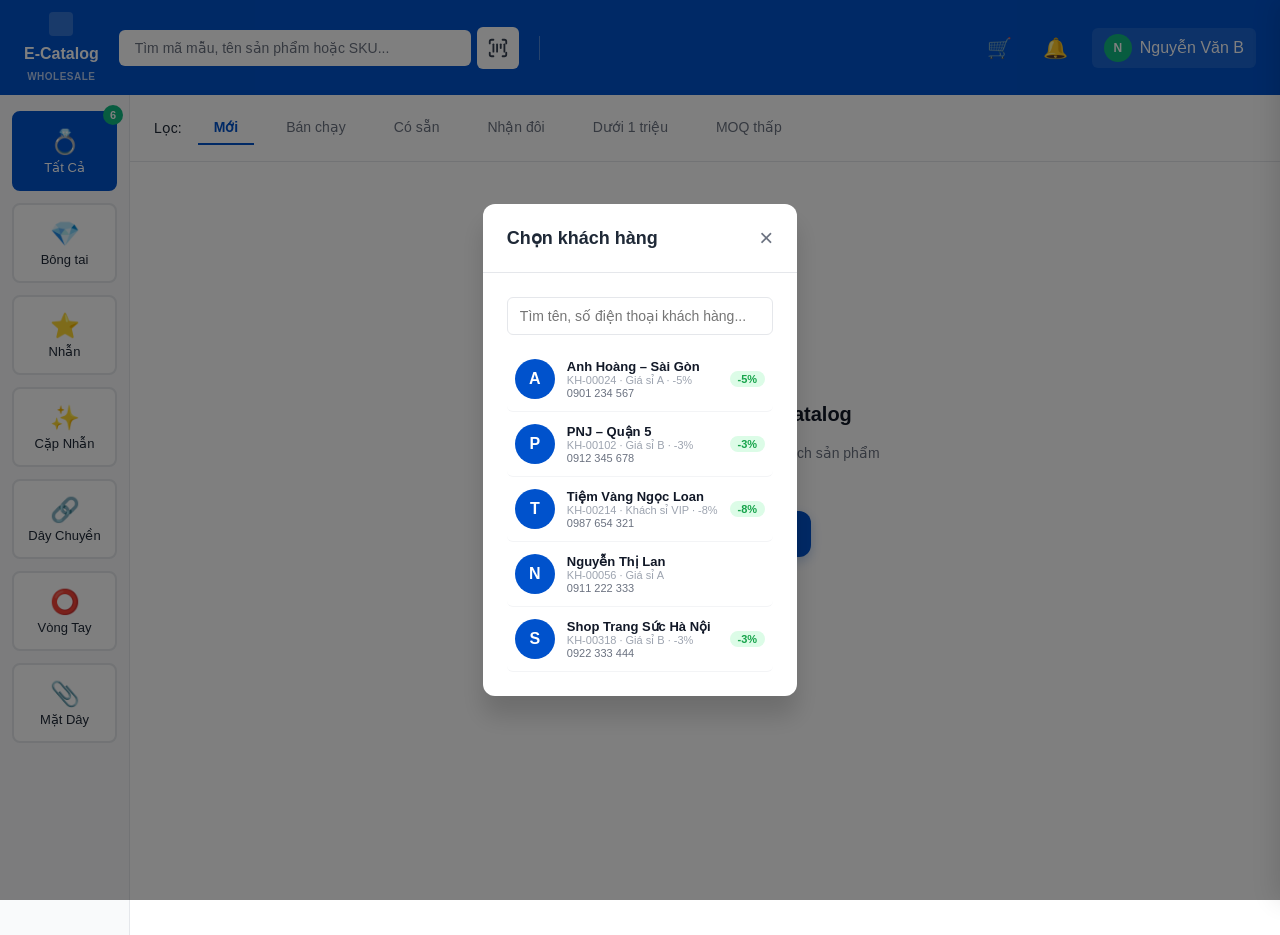
<file: index.html>
<!DOCTYPE html>
<html lang="vi">
<head>
  <meta charset="UTF-8">
  <meta name="viewport" content="width=device-width, initial-scale=1.0">
  <title>E-Catalog Wholesale</title>
  <link rel="stylesheet" href="styles.css">
  <style>
    /* ─── SUB HEADER ──────────────────────────────── */
    .sub-header {
      background: #F8FAFC;
      border-bottom: 1px solid #E5E7EB;
      padding: 8px 24px;
      display: flex;
      align-items: center;
      justify-content: space-between;
      gap: 16px;
      position: sticky;
      top: 0;
      z-index: 100;
    }
    .sub-header-left { display: flex; align-items: center; gap: 8px; }
    .sub-tabs { display: flex; gap: 4px; }
    .sub-tab {
      display: inline-flex; align-items: center; gap: 6px;
      padding: 7px 14px;
      border: 1.5px solid #E5E7EB;
      border-radius: 10px;
      background: white;
      font-size: 13px; font-weight: 600; color: #374151;
      cursor: pointer;
      transition: all .15s;
      white-space: nowrap;
    }
    .sub-tab:hover { border-color: #93C5FD; background: #EFF6FF; }
    .sub-tab.active {
      border-color: #0052CC; background: #EFF6FF; color: #0052CC;
      box-shadow: 0 1px 4px rgba(0,82,204,.12);
    }
    .sub-tab-badge {
      background: #0052CC; color: white;
      border-radius: 50%; min-width: 18px; height: 18px;
      display: inline-flex; align-items: center; justify-content: center;
      font-size: 10px; font-weight: 700;
    }
    .sub-tab-meta {
      font-size: 10px; color: #6B7280; font-weight: 500;
    }
    .sub-tab-close {
      font-size: 14px; color: #9CA3AF; cursor: pointer;
      margin-left: 2px; line-height: 1;
      border-radius: 50%; width: 16px; height: 16px;
      display: inline-flex; align-items: center; justify-content: center;
    }
    .sub-tab-close:hover { background: #FEE2E2; color: #EF4444; }
    .sub-tab-dup {
      font-size: 12px; color: #9CA3AF; cursor: pointer;
      margin-left: 2px; line-height: 1;
      border-radius: 50%; width: 16px; height: 16px;
      display: inline-flex; align-items: center; justify-content: center;
    }
    .sub-tab-dup:hover { background: #DBEAFE; color: #0052CC; }
    .sub-add-btn {
      padding: 7px 12px;
      border: 1.5px dashed #D1D5DB;
      border-radius: 10px;
      background: transparent;
      font-size: 12px; font-weight: 600; color: #6B7280;
      cursor: pointer;
      transition: all .15s;
    }
    .sub-add-btn:hover { border-color: #0052CC; color: #0052CC; background: #EFF6FF; }
    .sub-chips { display: flex; gap: 6px; }
    .sub-chip {
      display: inline-flex; align-items: center; gap: 4px;
      padding: 6px 12px;
      border: 1.5px solid #E5E7EB;
      border-radius: 20px;
      background: white;
      font-size: 12px; font-weight: 600; color: #374151;
      cursor: pointer;
      transition: all .15s;
    }
    .sub-chip:hover { border-color: #FCD34D; background: #FFFBEB; }

    /* ─── CART SIDEBAR ─────────────────────────────── */
    .cart-sidebar-backdrop {
      display: none;
      position: fixed; inset: 0;
      background: rgba(0,0,0,0.25);
      z-index: 800;
    }
    .cart-sidebar-backdrop.open { display: block; }

    .cart-sidebar {
      position: fixed;
      top: 0; right: 0;
      width: 380px; height: 100vh;
      background: white;
      box-shadow: -4px 0 24px rgba(0,0,0,0.12);
      z-index: 900;
      display: flex; flex-direction: column;
      transform: translateX(100%);
      transition: transform 0.28s cubic-bezier(.4,0,.2,1);
    }
    .cart-sidebar.open { transform: translateX(0); }

    .cs-header {
      display: flex; align-items: center; gap: 10px;
      padding: 16px 18px;
      border-bottom: 1px solid #F3F4F6;
      flex-shrink: 0;
    }
    .cs-header-icon {
      width: 32px; height: 32px;
      background: #EFF6FF; border-radius: 8px;
      display: flex; align-items: center; justify-content: center;
    }
    .cs-title { font-weight: 700; font-size: 16px; color: #111827; flex: 1; }
    .cs-badge {
      background: var(--primary-blue); color: white;
      border-radius: 50%; width: 22px; height: 22px;
      font-size: 11px; font-weight: 700;
      display: flex; align-items: center; justify-content: center;
    }
    .cs-close {
      background: none; border: none; cursor: pointer;
      font-size: 20px; color: #9CA3AF;
      width: 28px; height: 28px;
      display: flex; align-items: center; justify-content: center;
    }
    .cs-close:hover { color: #374151; }

    /* Customer row */
    .cs-customer {
      margin: 12px; border-radius: 10px;
      background: #F0F7FF;
      padding: 10px 12px;
      display: flex; align-items: center; gap: 10px;
      flex-shrink: 0;
    }
    .cs-customer-avatar {
      width: 36px; height: 36px; border-radius: 50%;
      background: var(--primary-blue);
      display: flex; align-items: center; justify-content: center;
      color: white; font-weight: 700; font-size: 14px; flex-shrink: 0;
    }
    .cs-customer-info { flex: 1; min-width: 0; }
    .cs-customer-name { font-weight: 600; font-size: 13px; color: #111827; }
    .cs-customer-meta { font-size: 11px; color: #6B7280; }
    .cs-discount-badge {
      background: #DCFCE7; color: #16A34A;
      border-radius: 12px; padding: 2px 8px;
      font-size: 11px; font-weight: 700; flex-shrink: 0;
    }
    .cs-no-customer {
      margin: 12px; border-radius: 10px;
      border: 2px dashed #E5E7EB;
      padding: 14px; text-align: center;
      color: #9CA3AF; font-size: 13px; cursor: pointer;
    }
    .cs-no-customer:hover { border-color: var(--primary-blue); color: var(--primary-blue); }

    /* Product list */
    .cs-products {
      flex: 1; overflow-y: auto;
      padding: 0 12px;
    }
    .cs-product-item {
      display: flex; align-items: center; gap: 10px;
      padding: 12px 0;
      border-bottom: 1px solid #F3F4F6;
      cursor: pointer;
      transition: background 0.15s;
    }
    .cs-product-item:hover { background: #FAFAFA; margin: 0 -12px; padding: 12px; }
    .cs-product-thumb {
      width: 48px; height: 48px; border-radius: 8px;
      background: #F9FAFB; border: 1px solid #E5E7EB;
      display: flex; align-items: center; justify-content: center;
      font-size: 20px; flex-shrink: 0; overflow: hidden;
    }
    .cs-product-thumb img { width: 100%; height: 100%; object-fit: cover; }
    .cs-product-info { flex: 1; min-width: 0; }
    .cs-product-name { font-size: 13px; font-weight: 600; color: #111827; white-space: nowrap; overflow: hidden; text-overflow: ellipsis; }
    .cs-product-sku { font-size: 11px; color: #9CA3AF; }
    .cs-product-qty { font-size: 12px; color: #6B7280; margin-top: 2px; }
    .cs-product-arrow { color: #D1D5DB; font-size: 16px; flex-shrink: 0; }
    .cs-empty {
      padding: 40px 0; text-align: center; color: #9CA3AF; font-size: 13px;
    }

    /* Fields */
    .cs-fields {
      padding: 12px;
      border-top: 1px solid #F3F4F6;
      flex-shrink: 0;
    }
    .cs-field {
      display: flex; align-items: center; gap: 8px;
      margin-bottom: 8px;
    }
    .cs-field-label { font-size: 12px; color: #9CA3AF; white-space: nowrap; }
    .cs-field-input {
      flex: 1; border: none; border-bottom: 1px solid #E5E7EB;
      font-size: 13px; color: #374151; padding: 4px 0;
      background: none; font-family: inherit;
    }
    .cs-field-input:focus { outline: none; border-color: var(--primary-blue); }
    .cs-field-input::placeholder { color: #D1D5DB; }
    .cs-notes {
      width: 100%;
      border: 1px solid #E5E7EB; border-radius: 6px;
      padding: 8px 10px; font-size: 13px; font-family: inherit;
      color: #374151; resize: none; margin-top: 4px;
    }
    .cs-notes:focus { outline: none; border-color: var(--primary-blue); }

    /* Summary */
    .cs-summary { padding: 12px; border-top: 1px solid #F3F4F6; flex-shrink: 0; }
    .cs-summary-meta { font-size: 12px; color: #9CA3AF; margin-bottom: 6px; }
    .cs-summary-row { display: flex; justify-content: space-between; font-size: 13px; color: #6B7280; margin-bottom: 4px; }
    .cs-summary-total { display: flex; justify-content: space-between; font-size: 15px; font-weight: 700; color: #111827; margin-top: 8px; }
    .cs-summary-total span:last-child { color: var(--primary-blue); }

    /* Actions */
    .cs-actions { padding: 12px; border-top: 1px solid #F3F4F6; flex-shrink: 0; }
    .cs-btn-quote {
      width: 100%; padding: 12px;
      background: var(--primary-blue); color: white;
      border: none; border-radius: 8px; font-weight: 700; font-size: 14px;
      cursor: pointer; margin-bottom: 8px;
      display: flex; align-items: center; justify-content: center; gap: 6px;
      transition: background 0.2s;
    }
    .cs-btn-quote:hover { background: var(--dark-blue); }
    .cs-btn-order {
      width: 100%; padding: 12px;
      background: #1a1a2e; color: white;
      border: none; border-radius: 8px; font-weight: 700; font-size: 14px;
      cursor: pointer; margin-bottom: 10px;
      display: flex; align-items: center; justify-content: center; gap: 6px;
      transition: background 0.2s;
    }
    .cs-btn-order:hover { background: #111; }
    .cs-secondary-actions { display: flex; justify-content: space-between; }
    .cs-btn-zalo {
      background: none; border: none; cursor: pointer;
      font-size: 12px; color: #6B7280;
      display: flex; align-items: center; gap: 4px;
    }
    .cs-btn-zalo:hover { color: var(--primary-blue); }
    .cs-btn-delete {
      background: none; border: none; cursor: pointer;
      font-size: 12px; color: #EF4444;
      display: flex; align-items: center; gap: 4px;
    }
    .cs-btn-delete:hover { color: #DC2626; }

    /* ─── PRODUCT DETAIL MODAL ─────────────────────── */
    #productModal .modal-content {
      width: min(1200px, 96vw);
      max-height: 92vh;
      display: flex;
      flex-direction: column;
      padding: 0;
      overflow: hidden;
    }

    /* Modal header bar */
    .pm-header {
      display: flex; align-items: center; gap: 10px;
      padding: 14px 20px;
      border-bottom: 1px solid #F3F4F6;
      flex-shrink: 0;
    }
    .pm-badge-hot {
      background: #FEF3C7; color: #D97706;
      border: 1px solid #FCD34D; border-radius: 20px;
      font-size: 11px; font-weight: 700; padding: 2px 8px;
    }
    .pm-sku { font-size: 12px; color: #9CA3AF; }
    .pm-name { font-size: 16px; font-weight: 700; color: #111827; }
    .pm-close {
      margin-left: auto; background: none; border: none;
      font-size: 22px; cursor: pointer; color: #9CA3AF; line-height: 1;
    }
    .pm-close:hover { color: #374151; }

    /* Modal body */
    .pm-body {
      display: grid; grid-template-columns: 480px 1fr;
      flex: 1; overflow: hidden;
    }

    /* Left: image */
    .pm-image-panel {
      padding: 24px;
      border-right: 1px solid #F3F4F6;
      display: flex; flex-direction: column; gap: 12px;
      background: #FAFAFA;
    }
    .pm-main-image {
      flex: 1; border-radius: 12px; overflow: hidden;
      background: white;
      display: flex; align-items: center; justify-content: center;
      min-height: 300px; max-height: 400px;
    }
    .pm-main-image img { width: 100%; height: 100%; object-fit: contain; }
    /* (thumbnails removed — replaced by specs table) */

    /* Right: detail */
    .pm-detail-panel {
      display: flex; flex-direction: column; overflow: hidden;
    }

    /* Tabs */
    .pm-tabs {
      display: flex; align-items: center; gap: 0;
      padding: 12px 20px;
      border-bottom: 1px solid #F3F4F6;
      flex-shrink: 0;
    }
    .pm-tab {
      padding: 7px 18px; border-radius: 20px;
      font-size: 13px; font-weight: 600; cursor: pointer;
      border: 2px solid #E5E7EB; background: white; color: #6B7280;
      margin-right: 8px; transition: all 0.15s;
    }
    .pm-tab.active {
      background: var(--primary-blue); color: white; border-color: var(--primary-blue);
    }
    .pm-tab-hint { font-size: 12px; color: #9CA3AF; margin-left: 4px; }

    /* ── MUA LẺ ─────────────────────────────────────── */
    .pm-retail-panel { flex: 1; overflow-y: auto; padding: 20px; }
    .pm-retail-section { margin-bottom: 20px; }
    .pm-retail-label { font-size: 12px; font-weight: 700; color: #374151; margin-bottom: 10px; display: flex; align-items: center; gap: 6px; }
    .pm-color-pills { display: flex; gap: 8px; flex-wrap: wrap; }
    .pm-color-pill {
      display: flex; align-items: center; gap: 6px;
      padding: 6px 12px; border-radius: 20px;
      border: 2px solid #E5E7EB; cursor: pointer;
      font-size: 13px; font-weight: 500; transition: all 0.15s;
    }
    .pm-color-pill:hover { border-color: var(--primary-blue); }
    .pm-color-pill.active { border-color: var(--primary-blue); background: #EFF6FF; }
    .pm-color-dot { width: 14px; height: 14px; border-radius: 50%; }
    .pm-size-grid { display: flex; gap: 8px; flex-wrap: wrap; }
    .pm-size-btn {
      width: 48px; height: 48px; border-radius: 8px;
      border: 2px solid #E5E7EB; cursor: pointer;
      font-size: 13px; font-weight: 600; background: white;
      transition: all 0.15s; display: flex; flex-direction: column;
      align-items: center; justify-content: center; gap: 1px;
    }
    .pm-size-btn .size-stock { font-size: 9px; color: #10B981; font-weight: 400; }
    .pm-size-btn:hover { border-color: var(--primary-blue); }
    .pm-size-btn.active { border-color: var(--primary-blue); background: var(--primary-blue); color: white; }
    .pm-size-btn.active .size-stock { color: rgba(255,255,255,0.8); }
    .pm-retail-qty { display: flex; align-items: center; gap: 10px; }
    .pm-qty-btn {
      width: 36px; height: 36px; border-radius: 8px;
      border: 1px solid #E5E7EB; cursor: pointer;
      font-size: 18px; font-weight: 600; background: white;
      display: flex; align-items: center; justify-content: center;
      transition: all 0.15s;
    }
    .pm-qty-btn:hover { border-color: var(--primary-blue); color: var(--primary-blue); }
    .pm-qty-input {
      width: 60px; text-align: center; font-size: 15px; font-weight: 700;
      border: 1px solid #E5E7EB; border-radius: 8px; padding: 8px 0;
    }
    .pm-qty-input:focus { outline: none; border-color: var(--primary-blue); }
    .pm-price-box {
      background: #F0F7FF; border-radius: 10px; padding: 12px 16px;
      display: flex; justify-content: space-between; align-items: center;
      margin-top: 16px;
    }
    .pm-price-label { font-size: 13px; color: #6B7280; }
    .pm-price-value { font-size: 20px; font-weight: 800; color: var(--primary-blue); }

    /* ── MUA SỈ TABLE ───────────────────────────────── */
    .pm-wholesale-panel { flex: 1; overflow: hidden; display: flex; flex-direction: column; }

    /* Color filter pills */
    .pm-filter-row {
      display: flex; align-items: center; gap: 8px;
      padding: 12px 20px;
      border-bottom: 1px solid #F3F4F6;
      flex-shrink: 0; flex-wrap: wrap;
    }
    .pm-filter-pill {
      padding: 5px 12px; border-radius: 20px;
      font-size: 12px; font-weight: 600; cursor: pointer;
      border: 2px solid #E5E7EB; background: white; color: #374151;
      display: flex; align-items: center; gap: 5px;
      transition: all 0.15s;
    }
    .pm-filter-pill:hover { border-color: var(--primary-blue); }
    .pm-filter-pill.active { background: var(--primary-blue); color: white; border-color: var(--primary-blue); }
    .pm-filter-dot { width: 10px; height: 10px; border-radius: 50%; }
    .pm-view-toggle { margin-left: auto; display: flex; gap: 4px; }
    .pm-view-btn {
      width: 30px; height: 30px; border-radius: 6px;
      border: 1px solid #E5E7EB; background: white; cursor: pointer;
      display: flex; align-items: center; justify-content: center;
      color: #9CA3AF; font-size: 14px; transition: all 0.15s;
    }
    .pm-view-btn.active { background: #EFF6FF; border-color: var(--primary-blue); color: var(--primary-blue); }

    /* Variant table */
    .pm-variant-table-wrap { flex: 1; overflow-y: auto; }
    .pm-variant-table { width: 100%; border-collapse: collapse; }
    .pm-variant-table thead th {
      font-size: 10px; font-weight: 700; color: #9CA3AF;
      letter-spacing: 0.5px; text-transform: uppercase;
      padding: 8px 12px; text-align: left;
      background: #F9FAFB; border-bottom: 1px solid #E5E7EB;
      position: sticky; top: 0; z-index: 1;
    }
    .pm-variant-table thead th.right { text-align: right; }
    .pm-variant-table thead th.center { text-align: center; }
    .pm-variant-table tbody tr {
      border-bottom: 1px solid #F9FAFB;
      transition: background 0.1s;
    }
    .pm-variant-table tbody tr:hover { background: #FAFAFA; }
    .pm-variant-table tbody tr.selected { background: #EFF6FF; }
    .pm-variant-table td { padding: 10px 12px; font-size: 13px; color: #374151; }
    .pm-variant-table td.sku { font-family: monospace; font-size: 11px; color: #9CA3AF; }
    .pm-variant-table td.stock-avail { color: #10B981; font-weight: 600; font-size: 12px; }
    .pm-variant-table td.stock-low { color: #F59E0B; font-weight: 600; font-size: 12px; }
    .pm-variant-table td.price-cell { color: var(--primary-blue); font-weight: 700; text-align: right; }
    .pm-variant-table td.qty-cell { text-align: right; }
    .table-color-dot { width: 10px; height: 10px; border-radius: 50%; display: inline-block; margin-right: 5px; }
    .table-qty-ctrl { display: flex; align-items: center; justify-content: flex-end; gap: 4px; }
    .tqc-btn {
      width: 24px; height: 24px; border-radius: 5px;
      border: 1px solid #E5E7EB; background: white; cursor: pointer;
      font-size: 13px; font-weight: 700; display: flex; align-items: center;
      justify-content: center; color: #374151; transition: all 0.15s;
    }
    .tqc-btn:hover { border-color: var(--primary-blue); color: var(--primary-blue); }
    .tqc-num {
      width: 32px; text-align: center; font-size: 13px; font-weight: 600;
      border: none; background: none; color: #111827;
    }
    .tqc-num:focus { outline: none; }
    .tqc-num.positive { color: var(--primary-blue); }

    /* Modal footer */
    .pm-footer {
      display: flex; align-items: center; gap: 12px;
      padding: 14px 20px;
      border-top: 1px solid #E5E7EB;
      background: white;
      flex-shrink: 0;
    }
    .pm-footer-summary { flex: 1; }
    .pm-footer-meta { font-size: 12px; color: #9CA3AF; margin-bottom: 3px; }
    .pm-footer-price { font-size: 16px; font-weight: 800; color: var(--primary-blue); }
    .pm-footer-price span { color: #111827; }
    .pm-btn-close { padding: 10px 20px; border-radius: 8px; border: 1px solid #D1D5DB; background: white; font-weight: 600; font-size: 13px; cursor: pointer; transition: all 0.2s; }
    .pm-btn-close:hover { border-color: #9CA3AF; }
    .pm-btn-quote-add { padding: 10px 20px; border-radius: 8px; border: none; background: #EFF6FF; color: var(--primary-blue); font-weight: 700; font-size: 13px; cursor: pointer; display: flex; align-items: center; gap: 6px; transition: all 0.2s; }
    .pm-btn-quote-add:hover { background: #DBEAFE; }
    .pm-btn-quote-add:disabled { opacity: 0.4; cursor: not-allowed; }
    .pm-btn-order-create { padding: 10px 24px; border-radius: 8px; border: none; background: var(--primary-blue); color: white; font-weight: 700; font-size: 13px; cursor: pointer; display: flex; align-items: center; gap: 6px; transition: all 0.2s; }
    .pm-btn-order-create:hover { background: var(--dark-blue); }
    .pm-btn-order-create:disabled { background: #D1D5DB; cursor: not-allowed; }

    /* iPad product modal */
    @media (max-width: 1024px) {
      #productModal .modal-content { width: 96vw; max-height: 96vh; }
      .pm-body { grid-template-columns: 1fr; }
      .pm-image-panel {
        border-right: none; border-bottom: 1px solid #F3F4F6;
        padding: 16px; flex-direction: row; align-items: center; gap: 16px;
      }
      .pm-main-image { min-height: 200px; max-height: 240px; flex: 1; }
      .pm-header { padding: 12px 16px; }
      .pm-name { font-size: 15px; }
      .pm-tabs { padding: 10px 16px; }
      .pm-tab { padding: 10px 20px; font-size: 14px; }
      .pm-retail-panel { padding: 16px; }
      .pm-color-pill { padding: 8px 14px; font-size: 14px; }
      .pm-size-btn { width: 56px; height: 56px; font-size: 15px; }
      .pm-qty-btn { width: 44px; height: 44px; font-size: 20px; }
      .pm-qty-input { width: 64px; font-size: 16px; padding: 10px 0; }
      .pm-footer { padding: 12px 16px; }
      .pm-btn-close, .pm-btn-order-create { padding: 12px 20px; font-size: 14px; }
      .pm-filter-row { padding: 10px 16px; }
      .pm-filter-pill { padding: 8px 14px; font-size: 13px; }
      .tqc-btn { width: 32px; height: 32px; font-size: 15px; }
    }
  </style>
</head>
<body>

<!-- HEADER -->
<header class="header">
  <div class="header-logo" style="font-size:13px;line-height:1.2;display:flex;flex-direction:column;">
    <span style="font-weight:800;font-size:16px;">E-Catalog</span>
    <span style="font-size:10px;opacity:0.7;letter-spacing:0.5px;">WHOLESALE</span>
  </div>
  <div class="header-search" style="display:flex;align-items:center;gap:6px;">
    <input type="text" id="searchInput" placeholder="Tìm mã mẫu, tên sản phẩm hoặc SKU..." style="flex:1;">
    <button onclick="openBarcodeModal()" style="background:white;border:none;border-radius:6px;width:42px;height:42px;cursor:pointer;display:flex;align-items:center;justify-content:center;flex-shrink:0;transition:background .15s;" title="Quét mã barcode">
      <svg width="22" height="22" viewBox="0 0 24 24" fill="none" stroke="#374151" stroke-width="2" stroke-linecap="round" stroke-linejoin="round">
        <path d="M3 7V5a2 2 0 012-2h2"/><path d="M17 3h2a2 2 0 012 2v2"/><path d="M21 17v2a2 2 0 01-2 2h-2"/><path d="M7 21H5a2 2 0 01-2-2v-2"/>
        <line x1="7" y1="8" x2="7" y2="16"/><line x1="11" y1="8" x2="11" y2="16"/><line x1="15" y1="8" x2="15" y2="12"/><line x1="19" y1="8" x2="19" y2="16"/>
      </svg>
    </button>
  </div>
  <div class="header-divider"></div>
  <div class="header-actions">
    <div id="btnSelectCustomer" style="display:none;position:relative;">
      <button class="btn-select-customer" onclick="toggleHeaderCustomerDD(event)">
        <span>👤</span>
        <span id="btnCustomerLabel">Chọn khách hàng</span>
        <span style="font-size:10px;opacity:.6;">▾</span>
      </button>
      <div id="headerCustomerDD" style="display:none;position:absolute;top:calc(100% + 6px);right:0;background:white;border-radius:10px;box-shadow:0 8px 30px rgba(0,0,0,.15);width:240px;z-index:200;overflow:hidden;animation:ddFadeIn .15s ease-out;">
        <div style="padding:14px 16px;border-bottom:1px solid #E5E7EB;">
          <div style="font-size:14px;font-weight:700;color:#111827;" id="ddHeaderName">—</div>
          <div style="font-size:11px;color:#6B7280;margin-top:3px;" id="ddHeaderMeta"></div>
        </div>
        <div style="padding:4px;">
          <a href="customer.html" style="display:flex;align-items:center;gap:10px;padding:10px 12px;border-radius:6px;font-size:13px;color:#374151;text-decoration:none;transition:background .1s;" onmouseover="this.style.background='#F3F4F6'" onmouseout="this.style.background=''">
            <span style="font-size:16px;width:24px;text-align:center;">📋</span> Xem thông tin
          </a>
          <button onclick="changeHeaderCustomer()" style="display:flex;align-items:center;gap:10px;padding:10px 12px;border-radius:6px;font-size:13px;color:#374151;border:none;background:none;width:100%;cursor:pointer;transition:background .1s;" onmouseover="this.style.background='#F3F4F6'" onmouseout="this.style.background=''">
            <span style="font-size:16px;width:24px;text-align:center;">🔄</span> Đổi khách hàng
          </button>
        </div>
      </div>
    </div>
    <button class="header-icon-btn" onclick="openCartSidebar()">🛒</button>
    <button class="header-icon-btn">🔔</button>
    <div class="header-profile">
      <div class="profile-avatar">N</div>
      <span>Nguyễn Văn B</span>
    </div>
  </div>
</header>

<!-- SUB HEADER: Order tabs + Material/Purity chips -->
<div id="subHeader" class="sub-header" style="display:none;"></div>

<!-- MAIN CONTAINER -->
<div class="container">
  <!-- SIDEBAR -->
  <aside class="sidebar">
    <div class="sidebar-category">
      <div class="category-item active" data-cat="all">
        <div class="category-icon">💍</div>
        <span>Tất Cả</span>
        <div class="category-badge">6</div>
      </div>
      <div class="category-item" data-cat="bong-tai">
        <div class="category-icon">💎</div>
        <span>Bông tai</span>
      </div>
      <div class="category-item" data-cat="nhan">
        <div class="category-icon">⭐</div>
        <span>Nhẫn</span>
      </div>
      <div class="category-item" data-cat="cap-nhan">
        <div class="category-icon">✨</div>
        <span>Cặp Nhẫn</span>
      </div>
      <div class="category-item" data-cat="day-chuyen">
        <div class="category-icon">🔗</div>
        <span>Dây Chuyền</span>
      </div>
      <div class="category-item" data-cat="vong-tay">
        <div class="category-icon">⭕</div>
        <span>Vòng Tay</span>
      </div>
      <div class="category-item" data-cat="mat-day">
        <div class="category-icon">📎</div>
        <span>Mặt Dây</span>
      </div>
    </div>
  </aside>

  <!-- MAIN CONTENT -->
  <main class="main-content">
    <div class="content-header">
      <span class="loc-label">Lọc:</span>
      <button class="tab active" data-filter="new">Mới</button>
      <button class="tab" data-filter="hot">Bán chạy</button>
      <button class="tab" data-filter="available">Có sẵn</button>
      <button class="tab" data-filter="pair">Nhận đôi</button>
      <button class="tab" data-filter="under1m">Dưới 1 triệu</button>
      <button class="tab" data-filter="low-moq">MOQ thấp</button>
    </div>
    <div class="products-container">
      <div class="products-grid" id="productsGrid">
        <!-- Rendered by JS -->
      </div>
    </div>
  </main>
</div>

<!-- STICKY CART BUTTON -->
<div id="stickyCartBtn" style="display:none;" onclick="openCartSidebar()">
  <div class="sticky-cart-icon-wrap">
    <svg width="20" height="20" viewBox="0 0 24 24" fill="none" stroke="white" stroke-width="2.2" stroke-linecap="round" stroke-linejoin="round"><path d="M6 2L3 6v14a2 2 0 002 2h14a2 2 0 002-2V6l-3-4z"/><line x1="3" y1="6" x2="21" y2="6"/><path d="M16 10a4 4 0 01-8 0"/></svg>
    <span id="cartCount" class="sticky-cart-badge">0</span>
  </div>
  <div class="sticky-cart-info">
    <div class="sticky-cart-order-name" id="stickyOrderName">Đặt hàng 1</div>
    <div class="sticky-cart-meta" id="stickyCartMeta">0 mẫu</div>
    <div class="sticky-cart-total" id="stickyCartTotal">Tổng: 0đ</div>
  </div>
  <div class="sticky-cart-arrow">›</div>
</div>

<!-- CART SIDEBAR BACKDROP -->
<div class="cart-sidebar-backdrop" id="cartBackdrop" onclick="closeCartSidebar()"></div>

<!-- CART SIDEBAR -->
<div class="cart-sidebar" id="cartSidebar">
  <div class="cs-header">
    <div class="cs-header-icon">
      <svg width="18" height="18" viewBox="0 0 24 24" fill="none" stroke="#0052CC" stroke-width="2.2" stroke-linecap="round" stroke-linejoin="round"><path d="M6 2L3 6v14a2 2 0 002 2h14a2 2 0 002-2V6l-3-4z"/><line x1="3" y1="6" x2="21" y2="6"/><path d="M16 10a4 4 0 01-8 0"/></svg>
    </div>
    <div class="cs-title" id="csTitle">Đặt hàng 1</div>
    <div class="cs-badge" id="csBadge">0</div>
    <button class="cs-close" onclick="closeCartSidebar()">×</button>
  </div>

  <!-- Customer -->
  <div id="csCustomerArea"></div>

  <!-- Products -->
  <div class="cs-products" id="csProducts"></div>

  <!-- Fields -->
  <div class="cs-fields">
    <div class="cs-field">
      <span class="cs-field-label">🏷 Chiết khấu:</span>
      <input type="text" class="cs-field-input" id="csDiscount" placeholder="0đ hoặc %">
    </div>
    <textarea class="cs-notes" id="csNotes" rows="2" placeholder="Ghi chú đơn hàng..."></textarea>
  </div>

  <!-- Summary -->
  <div class="cs-summary" id="csSummary"></div>

  <!-- Actions -->
  <div class="cs-actions">
    <button class="cs-btn-order" onclick="goToCheckout('single')">📦 Tạo đơn đặt hàng</button>
    <button id="csCheckoutAllBtn" class="cs-btn-order" onclick="goToCheckout('all')" style="display:none;background:linear-gradient(135deg,#0052CC,#003DA3);margin-top:6px;font-size:13px;">📦 Tạo tất cả đơn hàng</button>
    <div class="cs-secondary-actions">
      <button class="cs-btn-zalo">✈ Gửi Zalo / PDF</button>
      <button class="cs-btn-delete">🗑 Xóa báo giá</button>
    </div>
  </div>
</div>

<!-- CUSTOMER SELECTION MODAL -->
<div class="modal active" id="customerModal">
  <div class="modal-content" style="max-width:500px;">
    <div class="modal-header">
      <h2 class="modal-title">Chọn khách hàng</h2>
      <button class="btn-close-modal" onclick="closeCustomerModal()">×</button>
    </div>
    <div class="modal-body">
      <input type="text" id="customerSearch" class="form-control" placeholder="Tìm tên, số điện thoại khách hàng..." style="margin-bottom:12px;">
      <div id="customerList" style="max-height:420px;overflow-y:auto;"></div>
    </div>
  </div>
</div>

<!-- MATERIAL & PURITY MODAL -->
<div class="modal" id="materialModal">
  <div class="modal-content" style="max-width:480px;">

    <!-- Step 1: Nguyên liệu -->
    <div id="stepMaterial">
      <div class="modal-header">
        <div style="flex:1;">
          <div style="font-size:11px;font-weight:600;color:#6B7280;letter-spacing:.5px;text-transform:uppercase;margin-bottom:4px;" id="materialStepLabel">Bước 2 / 3</div>
          <h2 class="modal-title">Chọn nguyên liệu</h2>
        </div>
        <button id="materialCloseBtn" class="btn-close-modal" onclick="closeMaterialModal()" style="display:none;">×</button>
      </div>
      <div class="modal-body">
        <p style="font-size:13px;color:#6B7280;margin-bottom:16px;">Chọn loại kim loại chính cho đơn hàng này</p>
        <div id="materialOptions"></div>
      </div>
    </div>

    <!-- Step 2: Tuổi -->
    <div id="stepPurity" style="display:none;">
      <div class="modal-header">
        <div style="flex:1;">
          <h2 class="modal-title" id="purityTitle">Chọn tuổi</h2>
          <div style="font-size:12px;color:#6B7280;margin-top:2px;">Nguyên liệu: <strong id="pmMaterialName"></strong></div>
        </div>
      </div>
      <div class="modal-body">
        <button onclick="backToMaterial()" style="display:inline-flex;align-items:center;gap:5px;background:#F3F4F6;border:none;border-radius:8px;padding:6px 12px;font-size:12px;font-weight:600;color:#374151;cursor:pointer;margin-bottom:14px;">‹ Quay lại</button>
        <div id="purityOptions"></div>
      </div>
    </div>

  </div>
</div>

<!-- PRODUCT DETAIL MODAL -->
<div class="modal" id="productModal">
  <div class="modal-content">
    <!-- Header -->
    <div class="pm-header">
      <span class="pm-badge-hot" id="pmBadge">Bán chạy</span>
      <span class="pm-sku" id="pmSku">SKU</span>
      <span class="pm-name" id="pmName">Tên sản phẩm</span>
      <button class="pm-close" onclick="closeProductModal()">×</button>
    </div>
    <!-- Body -->
    <div class="pm-body">
      <!-- Left image -->
      <div class="pm-image-panel">
        <div class="pm-main-image">
          <div id="pmMainImage" style="font-size:80px;line-height:1;">💍</div>
        </div>
        <div id="pmProductSpecs" style="width:100%;"></div>
      </div>
      <!-- Right detail -->
      <div class="pm-detail-panel">
        <!-- Tabs -->
        <div class="pm-tabs">
          <button class="pm-tab active" id="tabRetail" onclick="switchPmTab('retail')">Mua lẻ</button>
          <button class="pm-tab" id="tabWholesale" onclick="switchPmTab('wholesale')">Mua nhanh</button>
          <span class="pm-tab-hint" id="pmTabHint"></span>
        </div>
        <!-- Retail panel -->
        <div id="pmRetailPanel" class="pm-retail-panel"></div>
        <!-- Quick-buy panel -->
        <div id="pmWholesalePanel" class="pm-wholesale-panel" style="display:none;">
          <div id="pmQuickRows" style="flex:1;overflow-y:auto;padding:16px 20px;"></div>
        </div>
      </div>
    </div>
    <!-- Footer -->
    <div class="pm-footer">
      <div class="pm-footer-summary">
        <div class="pm-footer-meta" id="pmFooterMeta">0 biến thể · 0 sản phẩm</div>
        <div class="pm-footer-price">Tạm tính: <span id="pmFooterPrice">0đ</span></div>
      </div>
      <button class="pm-btn-close" onclick="closeProductModal()">Đóng</button>
      <button class="pm-btn-order-create" id="pmBtnCreateOrder" onclick="addToCart(true)">🛒 Thêm vào giỏ</button>
    </div>
  </div>
</div>

<!-- BARCODE SCANNER MODAL -->
<div class="modal" id="barcodeModal">
  <div class="modal-content" style="max-width:480px;overflow:hidden;">
    <div class="modal-header">
      <h2 class="modal-title">📷 Quét mã Barcode</h2>
      <button class="btn-close-modal" onclick="closeBarcodeModal()">×</button>
    </div>
    <div class="modal-body" style="padding:16px;">
      <!-- Camera view -->
      <div id="barcodeCameraWrap" style="position:relative;width:100%;aspect-ratio:4/3;background:#111;border-radius:10px;overflow:hidden;margin-bottom:12px;">
        <video id="barcodeVideo" autoplay playsinline muted style="width:100%;height:100%;object-fit:cover;"></video>
        <!-- Scan overlay -->
        <div style="position:absolute;inset:0;display:flex;align-items:center;justify-content:center;pointer-events:none;">
          <div style="width:70%;height:40%;border:2px solid rgba(0,82,204,.6);border-radius:12px;box-shadow:0 0 0 9999px rgba(0,0,0,.3);">
            <div style="position:absolute;top:50%;left:15%;right:15%;height:2px;background:#0052CC;animation:scanLine 2s ease-in-out infinite;"></div>
          </div>
        </div>
        <!-- Status -->
        <div id="barcodeCameraStatus" style="position:absolute;inset:0;display:flex;align-items:center;justify-content:center;color:white;font-size:13px;font-weight:600;background:rgba(0,0,0,.6);">
          Đang khởi động camera...
        </div>
      </div>
      <!-- Manual input -->
      <div style="display:flex;gap:8px;">
        <input type="text" id="barcodeManualInput" class="form-control" placeholder="Hoặc nhập mã barcode thủ công..." style="flex:1;" onkeydown="if(event.key==='Enter')submitBarcode()">
        <button onclick="submitBarcode()" style="background:#0052CC;color:white;border:none;border-radius:6px;padding:10px 16px;font-size:13px;font-weight:700;cursor:pointer;white-space:nowrap;">Tìm</button>
      </div>
      <!-- Result -->
      <div id="barcodeResult" style="margin-top:12px;"></div>
    </div>
  </div>
</div>

<style>
@keyframes scanLine {
  0%, 100% { transform: translateY(-40px); opacity: .5; }
  50% { transform: translateY(40px); opacity: 1; }
}
</style>

<!-- ORDER TAB CONTEXT MENU -->
<div id="orderContextMenu" style="display:none;position:fixed;z-index:9999;background:white;border-radius:10px;box-shadow:0 8px 30px rgba(0,0,0,.18);min-width:180px;overflow:hidden;animation:ddFadeIn .12s ease-out;">
  <div style="padding:4px;">
    <button onclick="ctxDuplicate()" style="display:flex;align-items:center;gap:10px;width:100%;padding:10px 14px;border:none;background:none;border-radius:6px;font-size:13px;color:#374151;cursor:pointer;font-family:inherit;transition:background .1s;text-align:left;" onmouseover="this.style.background='#F3F4F6'" onmouseout="this.style.background=''">
      <span style="font-size:15px;width:20px;text-align:center;">⧉</span> Nhân bản
    </button>
    <button onclick="ctxRename()" style="display:flex;align-items:center;gap:10px;width:100%;padding:10px 14px;border:none;background:none;border-radius:6px;font-size:13px;color:#374151;cursor:pointer;font-family:inherit;transition:background .1s;text-align:left;" onmouseover="this.style.background='#F3F4F6'" onmouseout="this.style.background=''">
      <span style="font-size:15px;width:20px;text-align:center;">✏️</span> Đổi tên
    </button>
    <div style="height:1px;background:#E5E7EB;margin:4px 0;"></div>
    <button id="ctxDeleteOrder" onclick="ctxDelete()" style="display:flex;align-items:center;gap:10px;width:100%;padding:10px 14px;border:none;background:none;border-radius:6px;font-size:13px;color:#EF4444;cursor:pointer;font-family:inherit;transition:background .1s;text-align:left;" onmouseover="this.style.background='#FEF2F2'" onmouseout="this.style.background=''">
      <span style="font-size:15px;width:20px;text-align:center;">🗑</span> Xoá
    </button>
  </div>
</div>

<script src="script.js?v=3"></script>
</body>
</html>
</file>
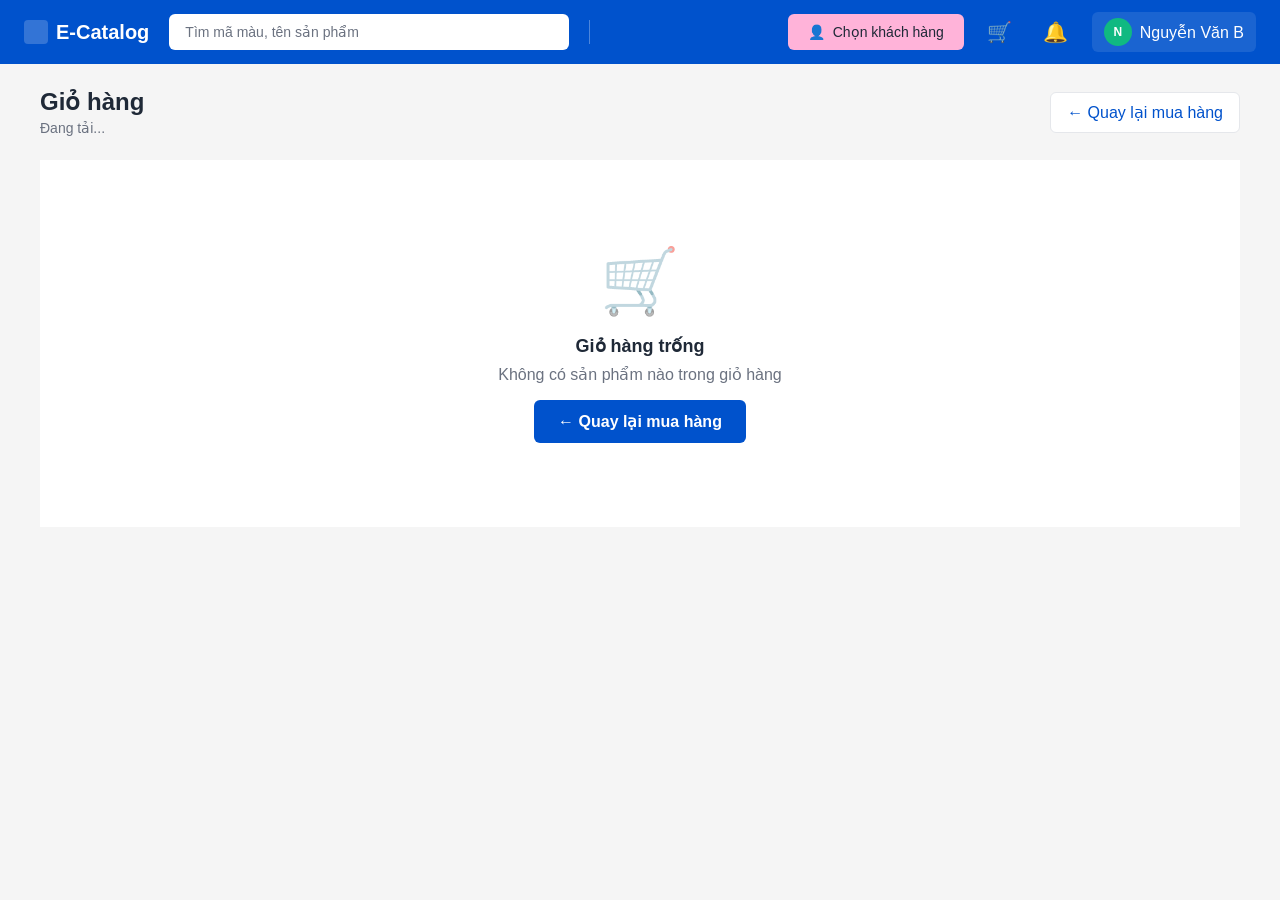
<file: cart.html>
<!DOCTYPE html>
<html lang="vi">
<head>
  <meta charset="UTF-8">
  <meta name="viewport" content="width=device-width, initial-scale=1.0">
  <title>Giỏ hàng - E-Catalog</title>
  <link rel="stylesheet" href="styles.css">
  <style>
    .cart-container {
      display: grid;
      grid-template-columns: 1fr 360px;
      gap: 24px;
      padding: 24px;
      background-color: white;
    }

    .cart-items {
      border: 1px solid var(--border-gray);
      border-radius: 8px;
      overflow: hidden;
    }

    .cart-item {
      display: grid;
      grid-template-columns: 120px 1fr auto;
      gap: 16px;
      padding: 16px;
      border-bottom: 1px solid var(--border-gray);
      align-items: center;
    }

    .cart-item:last-child {
      border-bottom: none;
    }

    .cart-item-image {
      width: 120px;
      height: 120px;
      background-color: var(--bg-light);
      border-radius: 6px;
      display: flex;
      align-items: center;
      justify-content: center;
      overflow: hidden;
    }

    .cart-item-image img {
      width: 100%;
      height: 100%;
      object-fit: cover;
    }

    .cart-item-details {
      flex: 1;
    }

    .cart-item-name {
      font-weight: 600;
      margin-bottom: 4px;
      font-size: 14px;
    }

    .cart-item-meta {
      font-size: 12px;
      color: var(--text-gray);
      margin-bottom: 8px;
    }

    .cart-item-price {
      font-weight: 600;
      color: var(--primary-blue);
    }

    .cart-item-actions {
      display: flex;
      align-items: center;
      gap: 8px;
    }

    .cart-item-quantity {
      display: flex;
      align-items: center;
      border: 1px solid var(--border-gray);
      border-radius: 4px;
    }

    .cart-item-quantity button {
      background: none;
      border: none;
      width: 28px;
      height: 28px;
      cursor: pointer;
      font-weight: 600;
      color: var(--text-gray);
      transition: color 0.2s;
    }

    .cart-item-quantity button:hover {
      color: var(--primary-blue);
    }

    .cart-item-quantity input {
      width: 40px;
      border: none;
      text-align: center;
      font-weight: 500;
      font-size: 13px;
    }

    .btn-remove-item {
      background: none;
      border: none;
      color: #EF4444;
      cursor: pointer;
      font-size: 18px;
      transition: color 0.2s;
    }

    .btn-remove-item:hover {
      color: #DC2626;
    }

    .cart-summary {
      position: sticky;
      top: 24px;
      background-color: var(--bg-light);
      border: 1px solid var(--border-gray);
      border-radius: 8px;
      padding: 20px;
      height: fit-content;
    }

    .summary-title {
      font-weight: 600;
      margin-bottom: 16px;
      font-size: 14px;
    }

    .summary-row {
      display: flex;
      justify-content: space-between;
      margin-bottom: 12px;
      font-size: 14px;
      padding-bottom: 12px;
      border-bottom: 1px solid var(--border-gray);
    }

    .summary-row:last-child {
      border-bottom: none;
      margin-bottom: 16px;
      padding-bottom: 0;
    }

    .summary-total {
      display: flex;
      justify-content: space-between;
      margin-bottom: 16px;
      font-weight: 600;
      font-size: 16px;
      color: var(--primary-blue);
    }

    .btn-checkout {
      width: 100%;
      background-color: var(--primary-blue);
      color: white;
      border: none;
      padding: 12px;
      border-radius: 6px;
      cursor: pointer;
      font-weight: 600;
      font-size: 14px;
      transition: background-color 0.2s;
      margin-bottom: 8px;
    }

    .btn-checkout:hover {
      background-color: var(--dark-blue);
    }

    .btn-continue-shopping {
      width: 100%;
      background-color: white;
      color: var(--text-dark);
      border: 1px solid var(--border-gray);
      padding: 12px;
      border-radius: 6px;
      cursor: pointer;
      font-weight: 600;
      font-size: 14px;
      transition: all 0.2s;
    }

    .btn-continue-shopping:hover {
      border-color: var(--primary-blue);
      background-color: var(--light-blue);
    }

    .empty-cart {
      grid-column: 1 / -1;
      text-align: center;
      padding: 60px 24px;
      color: var(--text-gray);
    }

    .empty-cart-icon {
      font-size: 64px;
      margin-bottom: 16px;
      opacity: 0.5;
    }

    .empty-cart h3 {
      font-size: 18px;
      margin-bottom: 8px;
      color: var(--text-dark);
    }

    @media (max-width: 768px) {
      .cart-container {
        grid-template-columns: 1fr;
      }

      .cart-summary {
        position: static;
      }

      .cart-item {
        grid-template-columns: 80px 1fr;
      }

      .cart-item-actions {
        grid-column: 1 / -1;
        justify-content: space-between;
      }
    }
  </style>
</head>
<body>
  <!-- HEADER -->
  <header class="header">
    <div class="header-logo">E-Catalog</div>
    <div class="header-search">
      <input type="text" placeholder="Tìm mã màu, tên sản phẩm">
    </div>
    <div class="header-divider"></div>
    <div class="header-actions">
      <button class="btn-select-customer">
        <span>👤</span>
        <span>Chọn khách hàng</span>
      </button>
      <button class="header-icon-btn">🛒</button>
      <button class="header-icon-btn">🔔</button>
      <div class="header-profile">
        <div class="profile-avatar">N</div>
        <span>Nguyễn Văn B</span>
      </div>
    </div>
  </header>

  <!-- PAGE CONTENT -->
  <div style="padding: 24px; background-color: #f5f5f5; min-height: calc(100vh - 64px);">
    <div style="max-width: 1200px; margin: 0 auto;">
      <div style="display: flex; align-items: center; justify-content: space-between; margin-bottom: 24px;">
        <div>
          <h1 style="font-size: 24px; font-weight: 600; margin-bottom: 4px;">Giỏ hàng</h1>
          <p style="color: #6B7280; font-size: 14px;" id="cartInfo">Đang tải...</p>
        </div>
        <a href="index.html" style="padding: 10px 16px; background-color: white; border: 1px solid #E5E7EB; border-radius: 6px; cursor: pointer; text-decoration: none; font-weight: 500; color: #0052CC;">← Quay lại mua hàng</a>
      </div>

      <div class="cart-container" id="cartContainer">
        <!-- CART ITEMS -->
        <div class="cart-items" id="cartItems">
          <!-- Items will be loaded dynamically -->
        </div>

        <!-- CART SUMMARY -->
        <div class="cart-summary" id="cartSummary">
          <div class="summary-title">Tóm tắt đơn hàng</div>

          <div class="summary-row">
            <span>Tổng sản phẩm:</span>
            <strong id="totalItems">0</strong>
          </div>

          <div class="summary-row">
            <span>Tiền hàng:</span>
            <strong id="totalPrice">0đ</strong>
          </div>

          <div class="summary-row">
            <span>Phí vận chuyển:</span>
            <strong>0đ</strong>
          </div>

          <div class="summary-row">
            <span>Giảm giá:</span>
            <strong style="color: #10B981;">-0đ</strong>
          </div>

          <div class="summary-total">
            <span>Tổng cộng:</span>
            <span id="grandTotal">0đ</span>
          </div>

          <button class="btn-checkout" onclick="goToCheckout()">Tạo đơn hàng</button>
          <button class="btn-continue-shopping" onclick="window.location.href='index.html'">Tiếp tục mua sắm</button>

          <div style="margin-top: 16px; padding-top: 16px; border-top: 1px solid var(--border-gray); font-size: 12px; color: var(--text-gray);">
            <p style="margin-bottom: 8px;">📞 Hỗ trợ khách hàng 24/7</p>
            <p>Liên hệ: support@ecatalog.vn</p>
          </div>
        </div>
      </div>
    </div>
  </div>

  <script>
    // Load cart data
    let cartData = {
      customer: null,
      orderId: null,
      cart: []
    };

    let cartItems = [];

    function loadCartData() {
      const data = sessionStorage.getItem('cartData');
      if (data) {
        cartData = JSON.parse(data);
        cartItems = cartData.cart || [];

        if (!cartData.customer) {
          document.getElementById('cartContainer').innerHTML = `
            <div style="grid-column: 1 / -1; text-align: center; padding: 60px 24px; color: #6B7280;">
              <div style="font-size: 64px; margin-bottom: 16px; opacity: 0.5;">📦</div>
              <h3 style="font-size: 18px; margin-bottom: 8px; color: #1F2937;">Chưa chọn khách hàng</h3>
              <p>Vui lòng quay lại trang danh sách sản phẩm để chọn khách hàng</p>
              <a href="index.html" style="display: inline-block; margin-top: 16px; padding: 12px 24px; background-color: #0052CC; color: white; text-decoration: none; border-radius: 6px; font-weight: 600;">← Quay lại</a>
            </div>
          `;
          return;
        }

        document.getElementById('cartInfo').textContent = `Khách hàng: ${cartData.customer.name} • Đơn hàng: ${cartData.orderId}`;
        renderCart();
      } else {
        document.getElementById('cartContainer').innerHTML = `
          <div style="grid-column: 1 / -1; text-align: center; padding: 60px 24px; color: #6B7280;">
            <div style="font-size: 64px; margin-bottom: 16px; opacity: 0.5;">🛒</div>
            <h3 style="font-size: 18px; margin-bottom: 8px; color: #1F2937;">Giỏ hàng trống</h3>
            <p>Không có sản phẩm nào trong giỏ hàng</p>
            <a href="index.html" style="display: inline-block; margin-top: 16px; padding: 12px 24px; background-color: #0052CC; color: white; text-decoration: none; border-radius: 6px; font-weight: 600;">← Quay lại mua hàng</a>
          </div>
        `;
      }
    }

    function renderCart() {
      if (cartItems.length === 0) {
        document.getElementById('cartItems').innerHTML = '<p style="padding: 40px; text-align: center; color: #6B7280;">Giỏ hàng trống</p>';
        updateSummary();
        return;
      }

      document.getElementById('cartItems').innerHTML = cartItems.map((item, index) => `
        <div class="cart-item" data-index="${index}">
          <div class="cart-item-image">
            <img src="data:image/svg+xml,%3Csvg xmlns='http://www.w3.org/2000/svg' viewBox='0 0 120 120'%3E%3Crect fill='%23f5f5f5' width='120' height='120'/%3E%3C/svg%3E" alt="Product">
          </div>
          <div class="cart-item-details">
            <div class="cart-item-name">${item.name}</div>
            <div class="cart-item-meta">Màu: ${item.color} • Đá: ${item.stone}</div>
            <div class="cart-item-price">${formatPrice(item.price)}đ</div>
          </div>
          <div class="cart-item-actions">
            <div class="cart-item-quantity">
              <button onclick="decreaseQuantity(${index})">−</button>
              <input type="number" value="${item.quantity}" readonly>
              <button onclick="increaseQuantity(${index})">+</button>
            </div>
            <button class="btn-remove-item" onclick="removeItem(${index})">🗑</button>
          </div>
        </div>
      `).join('');

      updateSummary();
    }

    function formatPrice(price) {
      return new Intl.NumberFormat('vi-VN').format(price);
    }

    function increaseQuantity(index) {
      cartItems[index].quantity++;
      saveCartData();
      renderCart();
    }

    function decreaseQuantity(index) {
      if (cartItems[index].quantity > 1) {
        cartItems[index].quantity--;
        saveCartData();
        renderCart();
      }
    }

    function removeItem(index) {
      const item = document.querySelector(`[data-index="${index}"]`);
      item.style.opacity = '0.5';
      setTimeout(() => {
        cartItems.splice(index, 1);
        saveCartData();
        renderCart();
      }, 200);
    }

    function updateSummary() {
      const totalItems = cartItems.reduce((sum, item) => sum + item.quantity, 0);
      const totalPrice = cartItems.reduce((sum, item) => sum + (item.price * item.quantity), 0);

      document.getElementById('totalItems').textContent = totalItems;
      document.getElementById('totalPrice').textContent = formatPrice(totalPrice) + 'đ';
      document.getElementById('grandTotal').textContent = formatPrice(totalPrice) + 'đ';
    }

    function saveCartData() {
      cartData.cart = cartItems;
      sessionStorage.setItem('cartData', JSON.stringify(cartData));
    }

    function goToCheckout() {
      if (cartItems.length === 0) {
        alert('Giỏ hàng trống');
        return;
      }
      sessionStorage.setItem('cartData', JSON.stringify(cartData));
      window.location.href = 'checkout.html';
    }

    // Initialize
    loadCartData();
  </script>
</body>
</html>
</file>
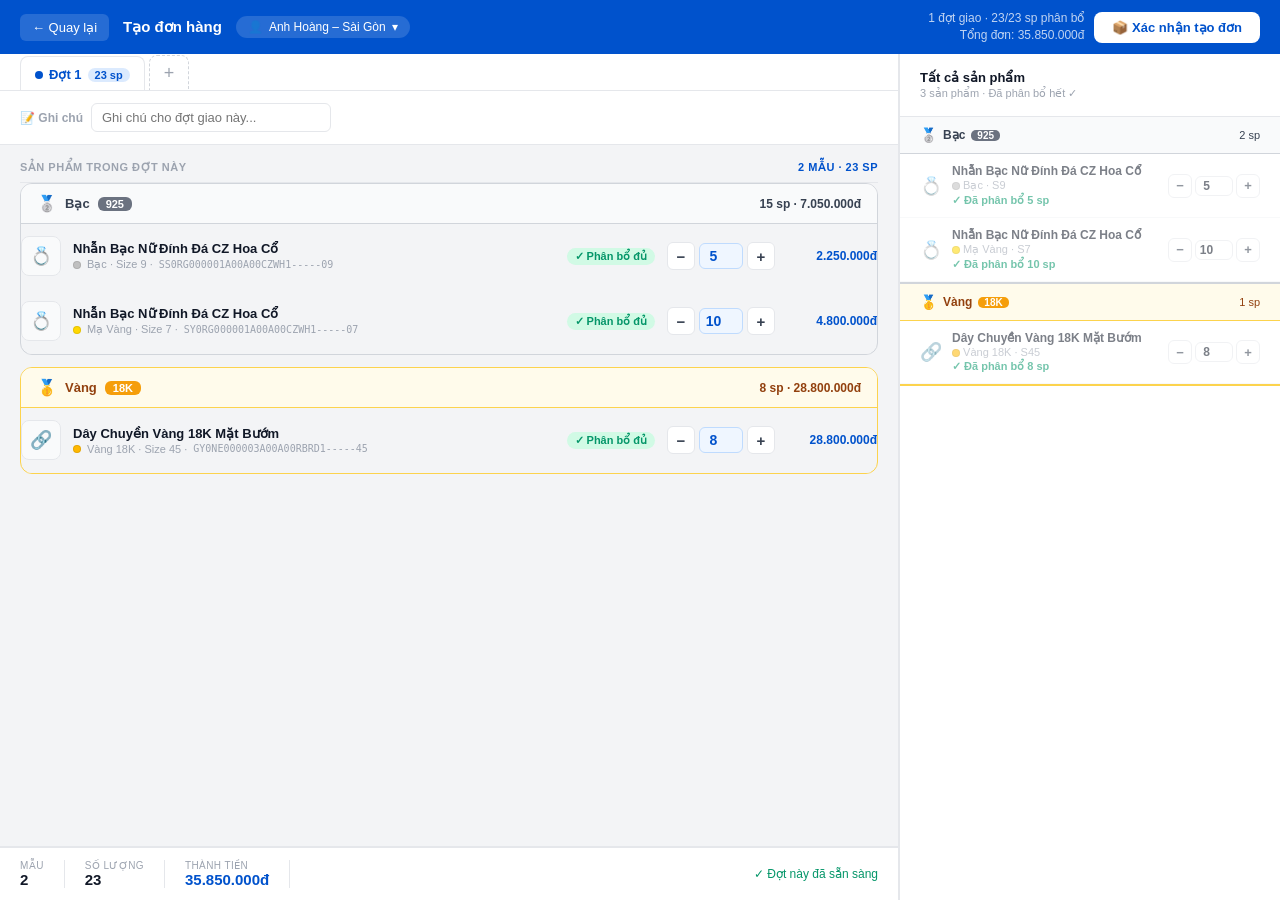
<file: checkout.html>
<!DOCTYPE html>
<html lang="vi">
<head>
  <meta charset="UTF-8">
  <meta name="viewport" content="width=device-width, initial-scale=1.0">
  <title>Tạo đơn đặt hàng – E-Catalog</title>
  <style>
    *, *::before, *::after { box-sizing: border-box; margin: 0; padding: 0; }
    body {
      font-family: -apple-system, BlinkMacSystemFont, 'Segoe UI', sans-serif;
      background: #F3F4F6;
      height: 100vh;
      display: flex;
      flex-direction: column;
      overflow: hidden;
    }

    /* ═══ TOPBAR ═══════════════════════════════════════ */
    .topbar {
      background: #0052CC;
      color: white;
      display: flex;
      align-items: center;
      gap: 14px;
      padding: 0 20px;
      height: 54px;
      flex-shrink: 0;
    }
    .btn-back {
      background: rgba(255,255,255,.15);
      border: none; color: white;
      padding: 6px 12px; border-radius: 6px;
      font-size: 13px; font-weight: 500; cursor: pointer;
      transition: background .15s;
    }
    .btn-back:hover { background: rgba(255,255,255,.25); }
    .topbar-title { font-size: 15px; font-weight: 700; }
    .topbar-customer {
      font-size: 12px;
      background: rgba(255,255,255,.15);
      border-radius: 20px;
      padding: 4px 12px;
      display: flex; align-items: center; gap: 6px;
      max-width: 260px;
      white-space: nowrap; overflow: hidden; text-overflow: ellipsis;
      cursor: pointer; position: relative; transition: background .15s;
    }
    .topbar-customer:hover { background: rgba(255,255,255,.25); }
    .customer-dropdown {
      position: absolute; top: calc(100% + 8px); left: 0;
      background: white; border-radius: 12px;
      box-shadow: 0 10px 40px rgba(0,0,0,.18);
      width: 280px; z-index: 100;
      overflow: hidden;
      animation: ddFadeIn .15s ease-out;
      color: #111827;
    }
    @keyframes ddFadeIn { from { opacity:0; transform:translateY(-6px); } to { opacity:1; transform:translateY(0); } }
    .customer-dropdown::before {
      content:''; position:absolute; top:-6px; left:24px;
      width:12px; height:12px; background:white;
      transform:rotate(45deg); border-radius:2px;
    }
    .dd-info { padding: 16px; border-bottom: 1px solid #E5E7EB; }
    .dd-name { font-size: 14px; font-weight: 700; color: #111827; }
    .dd-detail { font-size: 12px; color: #6B7280; margin-top: 4px; line-height: 1.6; }
    .dd-actions { padding: 6px; }
    .dd-action {
      display: flex; align-items: center; gap: 10px;
      padding: 10px 12px; border-radius: 8px;
      font-size: 13px; font-weight: 500; color: #374151;
      cursor: pointer; transition: background .1s;
      text-decoration: none; border: none; background: none; width: 100%;
    }
    .dd-action:hover { background: #F3F4F6; }
    .dd-action-icon { font-size: 16px; width: 24px; text-align: center; }
    .topbar-right { margin-left: auto; display: flex; align-items: center; gap: 10px; }
    .topbar-summary {
      font-size: 12px; color: rgba(255,255,255,.75);
      text-align: right; line-height: 1.4;
    }
    #btnConfirm {
      background: white;
      color: #0052CC;
      border: none; border-radius: 8px;
      padding: 8px 18px;
      font-size: 13px; font-weight: 700; cursor: pointer;
      display: flex; align-items: center; gap: 6px;
      transition: all .2s;
      white-space: nowrap;
    }
    #btnConfirm:hover { background: #EFF6FF; }
    #btnConfirm:disabled { background: rgba(255,255,255,.3); color: rgba(255,255,255,.6); cursor: not-allowed; }

    /* ═══ MAIN LAYOUT (horizontal split) ═════════════════ */
    .main-layout {
      flex: 1;
      display: flex;
      overflow: hidden;
    }
    .left-panel {
      flex: 1;
      display: flex;
      flex-direction: column;
      overflow: hidden;
      border-right: 2px solid #E5E7EB;
      min-width: 0;
    }
    .right-panel {
      width: 380px;
      flex-shrink: 0;
      display: flex;
      flex-direction: column;
      overflow-y: auto;
      background: white;
    }

    /* ═══ BATCH TABS ════════════════════════════════════ */
    .tabs-wrap {
      background: white;
      border-bottom: 1px solid #E5E7EB;
      padding: 0 20px;
      display: flex;
      align-items: flex-end;
      gap: 4px;
      flex-shrink: 0;
      overflow-x: auto;
    }
    .batch-tab {
      display: flex; align-items: center; gap: 6px;
      padding: 10px 14px 9px;
      border: 1px solid transparent;
      border-bottom: none;
      border-radius: 8px 8px 0 0;
      font-size: 13px; font-weight: 600;
      color: #9CA3AF;
      cursor: pointer;
      transition: all .15s;
      white-space: nowrap;
      user-select: none;
      position: relative;
      bottom: -1px;
    }
    .batch-tab:hover { color: #374151; background: #F9FAFB; }
    .batch-tab.active {
      color: #0052CC;
      background: white;
      border-color: #E5E7EB;
      border-bottom-color: white;
    }
    .batch-tab .tab-dot {
      width: 8px; height: 8px; border-radius: 50%;
      background: #D1D5DB; flex-shrink: 0;
    }
    .batch-tab.active .tab-dot { background: #0052CC; }
    .batch-tab.has-date .tab-dot { background: #10B981; }
    .batch-tab.active.has-date .tab-dot { background: #10B981; }
    .batch-tab .tab-remove {
      width: 18px; height: 18px; border-radius: 50%;
      background: none; border: none; cursor: pointer;
      color: #D1D5DB; font-size: 14px; line-height: 1;
      display: flex; align-items: center; justify-content: center;
      transition: all .15s;
    }
    .batch-tab .tab-remove:hover { background: #FEE2E2; color: #EF4444; }
    .btn-add-tab {
      margin-bottom: 0; padding: 8px 14px;
      background: none; border: 1.5px dashed #D1D5DB;
      border-radius: 8px 8px 0 0; cursor: pointer;
      color: #9CA3AF; font-size: 18px; font-weight: 300;
      transition: all .15s; line-height: 1;
      position: relative; bottom: -1px;
    }
    .btn-add-tab:hover { border-color: #0052CC; color: #0052CC; background: #EFF6FF; }

    /* ═══ TAB CONTENT ═══════════════════════════════════ */
    .tab-content {
      flex: 1;
      overflow-y: auto;
      display: flex;
      flex-direction: column;
    }

    /* Batch meta (date + note) */
    .batch-meta {
      background: white;
      border-bottom: 1px solid #E5E7EB;
      padding: 12px 20px;
      display: flex;
      align-items: center;
      gap: 16px;
      flex-shrink: 0;
    }
    .meta-group { display: flex; align-items: center; gap: 8px; }
    .meta-label { font-size: 12px; color: #9CA3AF; font-weight: 600; white-space: nowrap; }
    .meta-input {
      border: 1px solid #E5E7EB; border-radius: 6px;
      padding: 6px 10px; font-size: 13px; color: #374151;
      font-family: inherit; background: white; transition: border-color .2s;
    }
    .meta-input:focus { outline: none; border-color: #0052CC; box-shadow: 0 0 0 2px rgba(0,82,204,.08); }
    .meta-input.missing { border-color: #F59E0B; background: #FFFBEB; }
    .meta-note { flex: 1; }

    /* ═══ PRODUCT ITEMS ═════════════════════════════════ */
    .items-section {
      flex: 1;
      padding: 16px 20px;
      display: flex;
      flex-direction: column;
      gap: 0;
    }

    .items-section-label {
      font-size: 11px; font-weight: 700; color: #9CA3AF;
      letter-spacing: 0.5px; text-transform: uppercase;
      padding-bottom: 8px;
      border-bottom: 1px solid #E5E7EB;
      display: flex; align-items: center; justify-content: space-between;
    }

    .item-row {
      display: flex;
      align-items: center;
      gap: 12px;
      padding: 12px 0;
      border-bottom: 1px solid #F3F4F6;
      transition: background .1s;
    }
    .item-row.inactive { opacity: .45; }
    .item-thumb {
      width: 40px; height: 40px; border-radius: 8px;
      background: #F9FAFB; border: 1px solid #E5E7EB;
      display: flex; align-items: center; justify-content: center;
      font-size: 18px; flex-shrink: 0;
    }
    .item-info { flex: 1; min-width: 0; }
    .item-name { font-size: 13px; font-weight: 600; color: #111827; white-space: nowrap; overflow: hidden; text-overflow: ellipsis; }
    .item-meta { font-size: 11px; color: #9CA3AF; margin-top: 2px; display: flex; align-items: center; gap: 6px; }
    .item-color-dot { width: 8px; height: 8px; border-radius: 50%; display: inline-block; }
    .item-remaining {
      font-size: 11px; font-weight: 600;
      padding: 2px 8px; border-radius: 20px;
      white-space: nowrap; flex-shrink: 0;
    }
    .item-remaining.has-remain { background: #FEF3C7; color: #D97706; }
    .item-remaining.no-remain  { background: #D1FAE5; color: #059669; }
    .item-price { font-size: 12px; color: #0052CC; font-weight: 700; text-align: right; min-width: 90px; flex-shrink: 0; }

    /* qty control */
    .qty-ctrl {
      display: flex; align-items: center; gap: 4px;
      flex-shrink: 0;
    }
    .qty-btn {
      width: 28px; height: 28px; border-radius: 6px;
      border: 1px solid #E5E7EB; background: white; cursor: pointer;
      font-size: 15px; font-weight: 600; color: #374151;
      display: flex; align-items: center; justify-content: center;
      transition: all .15s; flex-shrink: 0;
    }
    .qty-btn:hover { border-color: #0052CC; color: #0052CC; }
    .qty-input {
      width: 44px; text-align: center; font-size: 14px; font-weight: 700;
      color: #111827; border: 1px solid #E5E7EB; border-radius: 6px;
      padding: 4px 0; background: white;
    }
    .qty-input:focus { outline: none; border-color: #0052CC; }
    .qty-input.positive { color: #0052CC; border-color: #BFDBFE; background: #EFF6FF; }

    /* Unallocated section */
    .unalloc-section {
      margin-top: 8px;
      background: white;
      border-top: 1px solid #E5E7EB;
      padding: 12px 20px;
      flex-shrink: 0;
    }
    .unalloc-label {
      font-size: 11px; font-weight: 700; color: #9CA3AF;
      letter-spacing: 0.5px; text-transform: uppercase;
      margin-bottom: 10px;
    }
    .unalloc-item {
      display: flex; align-items: center; gap: 10px;
      padding: 8px 0; border-bottom: 1px solid #F3F4F6;
    }
    .unalloc-item:last-child { border-bottom: none; }
    .unalloc-info { flex: 1; min-width: 0; }
    .unalloc-name { font-size: 13px; font-weight: 500; color: #6B7280; }
    .unalloc-qty { font-size: 11px; color: #F59E0B; font-weight: 600; }
    .btn-add-item {
      background: #EFF6FF; border: 1px solid #BFDBFE;
      color: #0052CC; border-radius: 6px;
      padding: 5px 10px; font-size: 12px; font-weight: 600;
      cursor: pointer; transition: all .15s; white-space: nowrap;
    }
    .btn-add-item:hover { background: #DBEAFE; }

    /* ═══ BATCH SUMMARY ═════════════════════════════════ */
    .batch-footer {
      background: white;
      border-top: 2px solid #E5E7EB;
      padding: 12px 20px;
      display: flex;
      align-items: center;
      gap: 0;
      flex-shrink: 0;
    }
    .bf-stat { padding-right: 20px; margin-right: 20px; border-right: 1px solid #E5E7EB; }
    .bf-stat:last-of-type { border-right: none; }
    .bf-label { font-size: 10px; color: #9CA3AF; text-transform: uppercase; letter-spacing: 0.4px; }
    .bf-value { font-size: 15px; font-weight: 700; color: #111827; }
    .bf-value.blue { color: #0052CC; }
    .bf-warnings { margin-left: auto; display: flex; flex-direction: column; align-items: flex-end; gap: 2px; }
    .bf-warn { font-size: 12px; color: #D97706; font-weight: 500; }
    .bf-ok   { font-size: 12px; color: #059669; font-weight: 500; }

    /* ═══ EMPTY BATCH ═══════════════════════════════════ */
    .empty-batch {
      flex: 1; display: flex; flex-direction: column;
      align-items: center; justify-content: center;
      color: #9CA3AF; gap: 8px; padding: 60px 20px;
    }
    .empty-batch-icon { font-size: 40px; }
    .empty-batch-title { font-size: 14px; font-weight: 600; }
    .empty-batch-sub { font-size: 12px; }

    /* ═══ CONFIRM OVERLAY ══════════════════════════════ */
    .confirm-overlay {
      position: fixed; inset: 0;
      background: rgba(0,0,0,.45);
      display: flex; align-items: center; justify-content: center;
      z-index: 1000;
      animation: fadeIn .2s;
    }
    @keyframes fadeIn { from { opacity: 0; } to { opacity: 1; } }
    @keyframes slideUp { from { transform: translateY(30px); opacity: 0; } to { transform: translateY(0); opacity: 1; } }
    .confirm-card {
      background: white; border-radius: 16px;
      width: 680px; max-height: 90vh;
      display: flex; flex-direction: column;
      box-shadow: 0 20px 60px rgba(0,0,0,.2);
      animation: slideUp .25s ease-out;
    }
    .confirm-header {
      padding: 24px 28px 16px;
      border-bottom: 1px solid #E5E7EB;
    }
    .confirm-header h2 { font-size: 18px; font-weight: 700; color: #111827; margin: 0; }
    .confirm-header p { font-size: 13px; color: #6B7280; margin-top: 4px; }
    .confirm-body { flex: 1; overflow-y: auto; padding: 20px 28px; }
    .confirm-footer {
      padding: 16px 28px;
      border-top: 1px solid #E5E7EB;
      display: flex; align-items: center; justify-content: space-between;
    }
    .cb-batch { margin-bottom: 20px; }
    .cb-batch:last-child { margin-bottom: 0; }
    .cb-batch-header {
      display: flex; align-items: center; gap: 10px;
      padding-bottom: 8px; border-bottom: 1px solid #E5E7EB;
      margin-bottom: 8px;
    }
    .cb-batch-dot { width: 10px; height: 10px; border-radius: 50%; background: #0052CC; }
    .cb-batch-title { font-size: 14px; font-weight: 700; color: #111827; }
    .cb-batch-date { font-size: 12px; color: #6B7280; margin-left: auto; }
    .cb-item {
      display: flex; align-items: center; gap: 10px;
      padding: 6px 0; font-size: 13px; color: #374151;
    }
    .cb-item-icon { font-size: 16px; }
    .cb-item-name { flex: 1; min-width: 0; white-space: nowrap; overflow: hidden; text-overflow: ellipsis; }
    .cb-item-qty { font-weight: 700; color: #0052CC; min-width: 36px; text-align: center; }
    .cb-item-price { font-weight: 600; color: #111827; min-width: 90px; text-align: right; }
    .cb-batch-total {
      display: flex; justify-content: flex-end; gap: 12px;
      padding-top: 8px; border-top: 1px solid #F3F4F6;
      font-size: 13px; font-weight: 700; color: #0052CC;
      margin-top: 4px;
    }
    .cb-note { font-size: 11px; color: #9CA3AF; font-style: italic; margin-top: 4px; }
    .confirm-total-bar {
      background: #F9FAFB; border-radius: 10px;
      padding: 14px 20px; margin-top: 16px;
      display: flex; align-items: center; justify-content: space-between;
    }
    .confirm-total-bar .ctl { font-size: 13px; color: #6B7280; }
    .confirm-total-bar .ctv { font-size: 18px; font-weight: 800; color: #0052CC; }
    .btn-confirm-final {
      background: #0052CC; color: white; border: none; border-radius: 10px;
      padding: 10px 24px; font-size: 14px; font-weight: 700; cursor: pointer;
      transition: background .15s;
    }
    .btn-confirm-final:hover { background: #003D99; }
    .btn-confirm-cancel {
      background: none; border: 1px solid #E5E7EB; border-radius: 10px;
      padding: 10px 20px; font-size: 13px; font-weight: 600; color: #6B7280;
      cursor: pointer; transition: all .15s;
    }
    .btn-confirm-cancel:hover { border-color: #9CA3AF; color: #374151; }

    /* ═══ IPAD ═════════════════════════════════════════ */
    @media (max-width: 1024px) {
      .topbar { padding: 0 14px; height: 50px; gap: 10px; }
      .topbar-title { font-size: 14px; }
      .topbar-summary { font-size: 11px; }
      #btnConfirm { padding: 8px 14px; font-size: 12px; }

      .main-layout { flex-direction: column; }
      .left-panel { border-right: none; border-bottom: 2px solid #E5E7EB; flex: none; height: 60%; }
      .right-panel { width: 100%; height: 40%; border-top: 1px solid #E5E7EB; }

      .tabs-wrap { padding: 0 14px; }
      .batch-tab { padding: 10px 12px; font-size: 13px; }
      .batch-meta { padding: 10px 14px; }
      .items-section { padding: 12px 14px; }

      .item-row { gap: 8px; padding: 10px 0; }
      .item-thumb { width: 36px; height: 36px; font-size: 16px; }
      .item-name { font-size: 13px; }
      .qty-btn { width: 34px; height: 34px; font-size: 16px; }
      .qty-input { width: 48px; font-size: 15px; }

      .batch-footer { padding: 10px 14px; }
      .bf-value { font-size: 14px; }

      .btn-add-item { padding: 8px 12px; font-size: 12px; }
    }

    @media (max-width: 1024px) and (orientation: landscape) {
      .main-layout { flex-direction: row; }
      .left-panel { height: auto; flex: 1; border-right: 2px solid #E5E7EB; border-bottom: none; }
      .right-panel { width: 320px; height: auto; }
    }
  </style>
</head>
<body>

<!-- TOPBAR -->
<header class="topbar">
  <button class="btn-back" onclick="history.back()">← Quay lại</button>
  <div class="topbar-title">Tạo đơn hàng</div>
  <div class="topbar-customer" onclick="toggleCustomerDD(event)">
    👤 <span id="topCustomer">—</span> ▾
    <div class="customer-dropdown" id="customerDD" style="display:none;" onclick="event.stopPropagation()">
      <div class="dd-info">
        <div class="dd-name" id="ddName">—</div>
        <div class="dd-detail" id="ddDetail"></div>
      </div>
      <div class="dd-actions">
        <a class="dd-action" href="customer.html">
          <span class="dd-action-icon">📋</span> Xem trang khách hàng
        </a>
        <button class="dd-action" onclick="changeCustomer()">
          <span class="dd-action-icon">🔄</span> Đổi khách hàng
        </button>
      </div>
    </div>
  </div>
  <div class="topbar-right">
    <div class="topbar-summary" id="topSummary"></div>
    <button id="btnConfirm" disabled onclick="confirmOrder()">📦 Xác nhận tạo đơn</button>
  </div>
</header>

<!-- MAIN HORIZONTAL LAYOUT -->
<div class="main-layout">
  <!-- LEFT: Batches -->
  <div class="left-panel">
    <div class="tabs-wrap">
      <div id="batchTabs" style="display:flex;align-items:flex-end;gap:4px;"></div>
      <button class="btn-add-tab" onclick="addBatch()" title="Thêm đợt giao">+</button>
    </div>
    <div class="tab-content" id="tabContent"></div>
  </div>

  <!-- RIGHT: Unallocated -->
  <div class="right-panel" id="rightPanel"></div>
</div>

<script>
'use strict';

// ── STATE ─────────────────────────────────────────────
let cartItems  = [];  // [{variantSku, productId, name, sku, color, size, qty, price, type}]
let customer   = null;
let batches    = [];  // [{id, date, note, alloc:{variantSku:qty}}]
let activeBatch = null;
let batchSeq   = 0;

const COLOR_DOTS = {
  'Bạc': '#C0C0C0', 'Mạ Vàng': '#FFD700',
  'Mạ Vàng Hồng': '#E8A598', 'Vàng 18K': '#FFB800', 'Vàng Trắng': '#E8E8E8',
};
const ICONS = { 1:'💍', 2:'⭕', 3:'🔗', 4:'💎', 5:'✨', 6:'📎' };
const fmt = n => new Intl.NumberFormat('vi-VN').format(n) + 'đ';

const GROUP_COLORS = {
  'vang': { bg: '#FFFBEB', border: '#FCD34D', text: '#92400E', accent: '#F59E0B' },
  'bac':  { bg: '#F9FAFB', border: '#D1D5DB', text: '#374151', accent: '#6B7280' },
};

function groupItemsByMaterial(items) {
  const groups = {};
  items.forEach(item => {
    const key = (item.orderMaterial || '') + '|' + (item.orderPurity || '');
    if (!groups[key]) {
      groups[key] = {
        key,
        material: item.orderMaterial || 'Khác',
        purity: item.orderPurity || '',
        icon: item.materialIcon || '🔩',
        materialId: item.materialId || 'bac',
        items: [],
      };
    }
    groups[key].items.push(item);
  });
  return Object.values(groups);
}

function renderItemRow(item, b) {
  const alloc = b.alloc[item.variantSku] || 0;
  const rem   = remaining(item.variantSku);
  const icon  = ICONS[item.productId] || '💍';
  const dot   = COLOR_DOTS[item.color] || '#9CA3AF';
  const itemId = item.variantSku.replace(/[^a-zA-Z0-9]/g, '_');
  return `
    <div class="item-row">
      <div class="item-thumb">${icon}</div>
      <div class="item-info">
        <div class="item-name">${item.name}</div>
        <div class="item-meta">
          <span class="item-color-dot" style="background:${dot};border:1px solid rgba(0,0,0,.1);"></span>
          ${item.color}${item.size ? ` · Size ${item.size}` : ''}
          · <span style="font-family:monospace;font-size:10px;">${item.variantSku}</span>
        </div>
      </div>
      <span class="item-remaining ${rem > 0 ? 'has-remain' : 'no-remain'}">
        ${rem > 0 ? `còn ${rem} chưa phân` : '✓ Phân bổ đủ'}
      </span>
      <div class="qty-ctrl">
        <button class="qty-btn" onclick="setAlloc(${b.id},'${item.variantSku}',${alloc-1})">−</button>
        <input class="qty-input ${alloc>0?'positive':''}" type="number"
          id="qi_${itemId}" value="${alloc}" min="0"
          onchange="setAlloc(${b.id},'${item.variantSku}',parseInt(this.value)||0)">
        <button class="qty-btn" onclick="setAlloc(${b.id},'${item.variantSku}',${alloc+1})">+</button>
      </div>
      <div class="item-price">${fmt(alloc * item.price)}</div>
    </div>`;
}

// ── INIT ──────────────────────────────────────────────
function init() {
  const raw = sessionStorage.getItem('cartData');
  if (raw) {
    const d = JSON.parse(raw);
    customer  = d.customer;
    if (d.orders && d.orders.length > 0) {
      // Multi-order or single-order via new format
      cartItems = [];
      d.orders.forEach(order => {
        order.cart.forEach(item => {
          const existing = cartItems.find(c => c.variantSku === item.variantSku);
          if (existing) { existing.qty += item.qty; }
          else { cartItems.push({ ...item, orderId: order.id, orderMaterial: item.materialName || order.material?.name, orderPurity: item.purityTag || order.purity?.tag, materialIcon: item.materialIcon || order.material?.icon, materialId: item.materialId || order.material?.id }); }
        });
      });
    } else if (d.cart) {
      cartItems = d.cart.map(item => ({
        ...item,
        orderMaterial: item.orderMaterial || item.materialName || '',
        orderPurity: item.orderPurity || item.purityTag || '',
        materialIcon: item.materialIcon || '🔩',
        materialId: item.materialId || 'bac',
      }));
    }
  } else {
    // Demo data
    customer = { name: 'Anh Hoàng – Sài Gòn', code: 'KH-00024', phone: '0901 234 567' };
    cartItems = [
      { variantSku:'SS0RG000001A00A00CZWH1-----09', productId:1, name:'Nhẫn Bạc Nữ Đính Đá CZ Hoa Cổ', drawingNo:'RG000001A00', color:'Bạc', size:9, qty:5, price:450000, orderMaterial:'Bạc', orderPurity:'925', materialIcon:'🥈', materialId:'bac' },
      { variantSku:'SY0RG000001A00A00CZWH1-----07', productId:1, name:'Nhẫn Bạc Nữ Đính Đá CZ Hoa Cổ', drawingNo:'RG000001A00', color:'Mạ Vàng', size:7, qty:10, price:480000, orderMaterial:'Bạc', orderPurity:'925', materialIcon:'🥈', materialId:'bac' },
      { variantSku:'GY0NE000003A00A00RBRD1-----45', productId:3, name:'Dây Chuyền Vàng 18K Mặt Bướm', drawingNo:'NE000003A00', color:'Vàng 18K', size:45, qty:8, price:3600000, orderMaterial:'Vàng', orderPurity:'18K', materialIcon:'🥇', materialId:'vang' },
    ];
  }

  document.getElementById('topCustomer').textContent = customer.name;
  addBatch();
}

// ── BATCH MANAGEMENT ──────────────────────────────────
function addBatch() {
  const id = ++batchSeq;
  const alloc = {};
  const isFirst = batches.length === 0;
  cartItems.forEach(item => {
    alloc[item.variantSku] = isFirst ? item.qty : 0;
  });
  batches.push({ id, note: '', alloc });
  activeBatch = id;
  renderAll();
}

function deleteBatch(id) {
  if (batches.length === 1) return;
  batches = batches.filter(b => b.id !== id);
  if (activeBatch === id) activeBatch = batches[batches.length - 1].id;
  renderAll();
}

function switchBatch(id) {
  activeBatch = id;
  renderAll();
}

function updateNote(id, val) {
  const b = batches.find(b => b.id === id);
  if (b) b.note = val;
}

// ── ALLOCATION ────────────────────────────────────────
function totalAllocated(sku) {
  return batches.reduce((s, b) => s + (b.alloc[sku] || 0), 0);
}

function remaining(sku) {
  const item = cartItems.find(i => i.variantSku === sku);
  return item ? item.qty - totalAllocated(sku) : 0;
}

function setAlloc(batchId, sku, val) {
  const b = batches.find(b => b.id === batchId);
  if (!b) return;
  const item = cartItems.find(i => i.variantSku === sku);
  if (!item) return;
  const otherSum = batches.filter(bb => bb.id !== batchId).reduce((s, bb) => s + (bb.alloc[sku] || 0), 0);
  const max = item.qty - otherSum;
  b.alloc[sku] = Math.max(0, Math.min(max, val));
  renderAll();
}

function changeItemQty(sku, delta) {
  const item = cartItems.find(i => i.variantSku === sku);
  if (!item) return;
  const allocated = totalAllocated(sku);
  const newQty = Math.max(allocated, item.qty + delta);
  item.qty = newQty;
  renderAll();
}

function setItemQty(sku, val) {
  const item = cartItems.find(i => i.variantSku === sku);
  if (!item) return;
  const allocated = totalAllocated(sku);
  item.qty = Math.max(allocated, val);
  renderAll();
}

function addItemToBatch(sku) {
  const b = batches.find(b => b.id === activeBatch);
  if (!b) return;
  const rem = remaining(sku);
  if (rem <= 0) return;
  b.alloc[sku] = rem; // fill all remaining into this batch
  renderAll();
}

// ── RENDER ─────────────────────────────────────────────
function renderAll() {
  renderTabs();
  renderContent();
  renderTopbar();
}

function renderTabs() {
  const tabsEl = document.getElementById('batchTabs');
  tabsEl.innerHTML = batches.map((b, i) => {
    const batchQty  = cartItems.reduce((s, item) => s + (b.alloc[item.variantSku] || 0), 0);
    const isActive  = b.id === activeBatch;
    return `
      <div class="batch-tab ${isActive ? 'active' : ''}"
           onclick="switchBatch(${b.id})">
        <div class="tab-dot"></div>
        Đợt ${i+1}
        ${batchQty > 0 ? `<span style="background:${isActive?'#DBEAFE':'#F3F4F6'};color:${isActive?'#0052CC':'#6B7280'};border-radius:20px;padding:1px 7px;font-size:11px;">${batchQty} sp</span>` : ''}
        ${batches.length > 1 ? `<button class="tab-remove" onclick="event.stopPropagation();deleteBatch(${b.id})">×</button>` : ''}
      </div>`;
  }).join('');
}

function renderContent() {
  const b = batches.find(b => b.id === activeBatch);
  if (!b) { document.getElementById('tabContent').innerHTML = ''; return; }

  const inBatch     = cartItems.filter(item => (b.alloc[item.variantSku] || 0) > 0);
  const notInBatch  = cartItems.filter(item => (b.alloc[item.variantSku] || 0) === 0 && remaining(item.variantSku) > 0);
  const doneItems   = cartItems.filter(item => (b.alloc[item.variantSku] || 0) === 0 && remaining(item.variantSku) <= 0);

  const batchTotal  = inBatch.reduce((s, item) => s + (b.alloc[item.variantSku] || 0) * item.price, 0);
  const batchQty    = inBatch.reduce((s, item) => s + (b.alloc[item.variantSku] || 0), 0);
  const batchMau    = [...new Set(inBatch.map(i => i.productId))].length;

  const allAllocated = cartItems.every(item => remaining(item.variantSku) === 0);

  // Items in this batch — grouped by material/purity
  let inBatchHtml = '';
  if (inBatch.length > 0) {
    const groups = groupItemsByMaterial(inBatch);
    inBatchHtml = groups.map(g => {
      const gc = GROUP_COLORS[g.materialId] || GROUP_COLORS['bac'];
      const groupQty = g.items.reduce((s, item) => s + (b.alloc[item.variantSku] || 0), 0);
      const groupTotal = g.items.reduce((s, item) => s + (b.alloc[item.variantSku] || 0) * item.price, 0);
      return `
        <div style="margin-bottom:12px;border:1.5px solid ${gc.border};border-radius:12px;overflow:hidden;">
          <div style="display:flex;align-items:center;gap:8px;padding:10px 16px;background:${gc.bg};border-bottom:1px solid ${gc.border};">
            <span style="font-size:16px;">${g.icon}</span>
            <span style="font-size:13px;font-weight:800;color:${gc.text};">${g.material}</span>
            <span style="background:${gc.accent};color:white;border-radius:6px;padding:1px 8px;font-size:11px;font-weight:700;">${g.purity}</span>
            <span style="margin-left:auto;font-size:12px;color:${gc.text};font-weight:600;">${groupQty} sp · ${fmt(groupTotal)}</span>
          </div>
          ${g.items.map(item => renderItemRow(item, b)).join('')}
        </div>`;
    }).join('');
  } else {
    inBatchHtml = `
      <div style="padding:24px 0;text-align:center;color:#9CA3AF;font-size:13px;">
        Chưa có sản phẩm — thêm từ danh sách bên dưới
      </div>`;
  }

  // (Unallocated items are rendered in the right panel)

  // Done items (fully allocated in OTHER batches, not editable here) — collapsed/hidden for simplicity

  // Warnings for footer
  const warns = [];
  if (batchQty === 0) warns.push('⚠ Chưa có sản phẩm trong đợt này');
  const globalWarn = !allAllocated ? `⚠ Còn ${cartItems.filter(i=>remaining(i.variantSku)>0).reduce((s,i)=>s+remaining(i.variantSku),0)} sản phẩm chưa được phân bổ` : '';

  document.getElementById('tabContent').innerHTML = `
    <!-- Note -->
    <div class="batch-meta">
      <div class="meta-group meta-note">
        <span class="meta-label">📝 Ghi chú</span>
        <input type="text" class="meta-input" style="min-width:240px;"
          placeholder="Ghi chú cho đợt giao này..."
          value="${b.note}" onchange="updateNote(${b.id}, this.value)">
      </div>
    </div>

    <!-- Items -->
    <div class="items-section">
      <div class="items-section-label">
        <span>Sản phẩm trong đợt này</span>
        <span style="color:#0052CC;font-weight:600;">${batchMau > 0 ? batchMau + ' mẫu · ' + batchQty + ' sp' : 'Chưa có'}</span>
      </div>
      ${inBatchHtml}
    </div>

    <!-- Batch footer -->
    <div class="batch-footer">
      <div class="bf-stat">
        <div class="bf-label">Mẫu</div>
        <div class="bf-value">${batchMau}</div>
      </div>
      <div class="bf-stat">
        <div class="bf-label">Số lượng</div>
        <div class="bf-value">${batchQty}</div>
      </div>
      <div class="bf-stat">
        <div class="bf-label">Thành tiền</div>
        <div class="bf-value blue">${fmt(batchTotal)}</div>
      </div>
      <div class="bf-warnings">
        ${warns.map(w => `<div class="bf-warn">${w}</div>`).join('')}
        ${globalWarn ? `<div class="bf-warn">${globalWarn}</div>` : ''}
        ${warns.length === 0 && !globalWarn ? `<div class="bf-ok">✓ Đợt này đã sẵn sàng</div>` : ''}
      </div>
    </div>
  `;

  // Render right panel — all cart items w/ qty edit + unalloc status
  const allUnalloc = cartItems.filter(item => remaining(item.variantSku) > 0);
  const totalRemaining = allUnalloc.reduce((s, i) => s + remaining(i.variantSku), 0);

  const rightGroups = groupItemsByMaterial(cartItems);
  document.getElementById('rightPanel').innerHTML = `
    <div style="padding:16px 20px;border-bottom:1px solid #E5E7EB;">
      <div style="font-size:13px;font-weight:700;color:#111827;">Tất cả sản phẩm</div>
      <div style="font-size:11px;color:#9CA3AF;margin-top:2px;">${cartItems.length} sản phẩm · ${totalRemaining > 0 ? totalRemaining + ' chưa phân bổ' : 'Đã phân bổ hết ✓'}</div>
    </div>
    ${rightGroups.map(g => {
      const gc = GROUP_COLORS[g.materialId] || GROUP_COLORS['bac'];
      return `
        <div style="border-bottom:2px solid ${gc.border};">
          <div style="display:flex;align-items:center;gap:6px;padding:10px 20px;background:${gc.bg};border-bottom:1px solid ${gc.border};">
            <span style="font-size:14px;">${g.icon}</span>
            <span style="font-size:12px;font-weight:700;color:${gc.text};">${g.material}</span>
            <span style="background:${gc.accent};color:white;border-radius:5px;padding:0 6px;font-size:10px;font-weight:700;">${g.purity}</span>
            <span style="margin-left:auto;font-size:11px;color:${gc.text};">${g.items.length} sp</span>
          </div>
          ${g.items.map(item => {
            const rem  = remaining(item.variantSku);
            const icon = ICONS[item.productId] || '💍';
            const dot  = COLOR_DOTS[item.color] || '#9CA3AF';
            const allocated = totalAllocated(item.variantSku);
            return `
              <div style="display:flex;align-items:center;gap:10px;padding:10px 20px;border-bottom:1px solid #F3F4F6;${rem > 0 ? '' : 'opacity:.55;'}">
                <span style="font-size:18px;">${icon}</span>
                <div style="flex:1;min-width:0;">
                  <div style="font-size:12px;font-weight:600;color:#111827;white-space:nowrap;overflow:hidden;text-overflow:ellipsis;">${item.name}</div>
                  <div style="font-size:11px;color:#9CA3AF;margin-top:1px;">
                    <span style="display:inline-block;width:8px;height:8px;border-radius:50%;background:${dot};border:1px solid rgba(0,0,0,.1);vertical-align:middle;"></span>
                    ${item.color}${item.size ? ' · S' + item.size : ''}
                  </div>
                  ${rem > 0
                    ? `<div style="font-size:11px;color:#F59E0B;font-weight:600;margin-top:2px;">⚠ ${rem} sp chưa phân bổ</div>`
                    : `<div style="font-size:11px;color:#059669;font-weight:600;margin-top:2px;">✓ Đã phân bổ ${allocated} sp</div>`
                  }
                </div>
                <div style="display:flex;flex-direction:column;align-items:flex-end;gap:4px;">
                  <div style="display:flex;align-items:center;gap:3px;">
                    <button class="qty-btn" style="width:24px;height:24px;font-size:13px;" onclick="changeItemQty('${item.variantSku}',-1)">−</button>
                    <input class="qty-input" style="width:38px;font-size:12px;padding:2px 0;" type="number" value="${item.qty}" min="${allocated}"
                      onchange="setItemQty('${item.variantSku}',parseInt(this.value)||0)">
                    <button class="qty-btn" style="width:24px;height:24px;font-size:13px;" onclick="changeItemQty('${item.variantSku}',1)">+</button>
                  </div>
                  ${rem > 0 ? `<button class="btn-add-item" style="font-size:11px;padding:3px 8px;" onclick="addItemToBatch('${item.variantSku}')">+ Đợt này</button>` : ''}
                </div>
              </div>`;
          }).join('')}
        </div>`;
    }).join('')}
  `;
}

function renderTopbar() {
  const totalQty   = cartItems.reduce((s, i) => s + i.qty, 0);
  const totalValue = cartItems.reduce((s, i) => s + i.qty * i.price, 0);
  const allocated  = cartItems.reduce((s, i) => s + totalAllocated(i.variantSku), 0);
  const batchCount = batches.length;

  document.getElementById('topSummary').innerHTML =
    `${batchCount} đợt giao · ${allocated}/${totalQty} sp phân bổ<br>Tổng đơn: ${fmt(totalValue)}`;

  const allOk = cartItems.every(i => remaining(i.variantSku) === 0);
  const btn   = document.getElementById('btnConfirm');
  btn.disabled = !allOk;
}

// ── CONFIRM ───────────────────────────────────────────
function confirmOrder() {
  const orderNum = 'SO-' + Date.now().toString().slice(-6);
  const totalQty = cartItems.reduce((s, i) => s + i.qty, 0);
  const totalValue = cartItems.reduce((s, i) => s + i.qty * i.price, 0);
  const batchColors = ['#0052CC','#10B981','#F59E0B','#EF4444','#8B5CF6','#EC4899'];

  const batchesHtml = batches.map((b, i) => {
    const items = cartItems.filter(item => (b.alloc[item.variantSku] || 0) > 0);
    const bQty = items.reduce((s, item) => s + (b.alloc[item.variantSku] || 0), 0);
    const bTotal = items.reduce((s, item) => s + (b.alloc[item.variantSku] || 0) * item.price, 0);
    const col = batchColors[i % batchColors.length];

    // Group items by material
    const matGroups = groupItemsByMaterial(items);

    return `
      <div style="background:white;border-radius:12px;border:1px solid #E5E7EB;overflow:hidden;">
        <div style="padding:14px 20px;background:${col}08;border-bottom:1px solid #E5E7EB;display:flex;align-items:center;gap:10px;">
          <div style="width:10px;height:10px;border-radius:50%;background:${col};"></div>
          <div style="font-size:15px;font-weight:700;color:#111827;">Đợt ${i+1}</div>
          <div style="font-size:12px;color:#6B7280;background:#F3F4F6;padding:2px 8px;border-radius:20px;">${bQty} sp</div>
          <div style="margin-left:auto;font-size:14px;font-weight:700;color:${col};">${fmt(bTotal)}</div>
        </div>
        <div style="padding:4px 20px;">
          ${matGroups.map(g => {
            const gc = GROUP_COLORS[g.materialId] || GROUP_COLORS['bac'];
            return `
              <div style="margin:8px 0;">
                <div style="display:flex;align-items:center;gap:6px;padding:6px 10px;background:${gc.bg};border-radius:6px;border:1px solid ${gc.border};margin-bottom:6px;">
                  <span style="font-size:14px;">${g.icon}</span>
                  <span style="font-size:11px;font-weight:700;color:${gc.text};">${g.material}${g.purity ? ' · ' + g.purity : ''}</span>
                </div>
                ${g.items.map(item => {
                  const alloc = b.alloc[item.variantSku] || 0;
                  const icon = ICONS[item.productId] || '💍';
                  const dot = COLOR_DOTS[item.color] || '#9CA3AF';
                  return `
                    <div style="display:flex;align-items:center;gap:10px;padding:10px 0;border-bottom:1px solid #F3F4F6;">
                      <span style="font-size:18px;">${icon}</span>
                      <div style="flex:1;min-width:0;">
                        <div style="font-size:13px;font-weight:600;color:#111827;">${item.name}</div>
                        <div style="font-size:11px;color:#9CA3AF;margin-top:1px;">
                          <span style="display:inline-block;width:8px;height:8px;border-radius:50%;background:${dot};border:1px solid rgba(0,0,0,.1);vertical-align:middle;"></span>
                          ${item.color}${item.size ? ' · Size '+item.size : ''} · ${item.drawingNo || item.sku}
                        </div>
                      </div>
                      <div style="font-size:14px;font-weight:700;color:${col};min-width:40px;text-align:center;">×${alloc}</div>
                      <div style="font-size:13px;font-weight:700;color:#111827;min-width:100px;text-align:right;">${fmt(alloc * item.price)}</div>
                    </div>`;
                }).join('')}
              </div>`;
          }).join('')}
        </div>
        ${b.note ? `<div style="padding:8px 20px;font-size:11px;color:#9CA3AF;font-style:italic;border-top:1px solid #F3F4F6;">📝 ${b.note}</div>` : ''}
      </div>`;
  }).join('');

  document.body.innerHTML = `
    <div style="height:100vh;display:flex;flex-direction:column;background:#F3F4F6;">
      <!-- Header -->
      <header style="background:#0052CC;color:white;display:flex;align-items:center;gap:14px;padding:0 20px;height:54px;flex-shrink:0;">
        <button onclick="location.reload()" style="background:rgba(255,255,255,.15);border:none;color:white;padding:6px 12px;border-radius:6px;font-size:13px;font-weight:500;cursor:pointer;">← Quay lại chỉnh sửa</button>
        <div style="font-size:15px;font-weight:700;">Xác nhận đơn hàng</div>
        <div style="font-size:12px;background:rgba(255,255,255,.15);border-radius:20px;padding:4px 12px;">${orderNum}</div>
        <div style="margin-left:auto;display:flex;align-items:center;gap:10px;">
          <div style="font-size:12px;color:rgba(255,255,255,.75);text-align:right;line-height:1.4;">
            ${batches.length} đợt · ${totalQty} sp
          </div>
          <button onclick="finalizeOrder('${orderNum}')" style="background:white;color:#0052CC;border:none;border-radius:8px;padding:8px 18px;font-size:13px;font-weight:700;cursor:pointer;display:flex;align-items:center;gap:6px;">✅ Xác nhận tạo đơn</button>
        </div>
      </header>

      <!-- Customer info bar -->
      <div style="background:white;border-bottom:1px solid #E5E7EB;padding:14px 20px;display:flex;align-items:center;gap:20px;flex-shrink:0;">
        <div>
          <div style="font-size:11px;color:#9CA3AF;text-transform:uppercase;letter-spacing:.5px;font-weight:600;">Khách hàng</div>
          <div style="font-size:14px;font-weight:700;color:#111827;margin-top:2px;">👤 ${customer.name}</div>
        </div>
        ${customer.phone ? `<div>
          <div style="font-size:11px;color:#9CA3AF;text-transform:uppercase;letter-spacing:.5px;font-weight:600;">Điện thoại</div>
          <div style="font-size:14px;font-weight:600;color:#374151;margin-top:2px;">📞 ${customer.phone}</div>
        </div>` : ''}
        <div>
          <div style="font-size:11px;color:#9CA3AF;text-transform:uppercase;letter-spacing:.5px;font-weight:600;">Nguyên liệu · Tuổi</div>
          <div style="display:flex;gap:4px;margin-top:4px;flex-wrap:wrap;">
            ${(() => {
              const matGroups = groupItemsByMaterial(cartItems);
              return matGroups.map(g => {
                const gc = GROUP_COLORS[g.materialId] || GROUP_COLORS['bac'];
                return `<span style="display:inline-flex;align-items:center;gap:3px;background:${gc.bg};border:1px solid ${gc.border};border-radius:6px;padding:2px 8px;font-size:11px;font-weight:700;color:${gc.text};">${g.icon} ${g.material}${g.purity ? ' · '+g.purity : ''}</span>`;
              }).join('');
            })()}
          </div>
        </div>
        <div>
          <div style="font-size:11px;color:#9CA3AF;text-transform:uppercase;letter-spacing:.5px;font-weight:600;">Số đợt giao</div>
          <div style="font-size:14px;font-weight:700;color:#0052CC;margin-top:2px;">${batches.length} đợt</div>
        </div>
        <div>
          <div style="font-size:11px;color:#9CA3AF;text-transform:uppercase;letter-spacing:.5px;font-weight:600;">Tổng SL</div>
          <div style="font-size:14px;font-weight:700;color:#111827;margin-top:2px;">${totalQty} sp</div>
        </div>
      </div>

      <!-- Batches -->
      <div style="flex:1;overflow-y:auto;padding:20px;display:flex;flex-direction:column;gap:16px;">
        ${batchesHtml}
      </div>

      <!-- Bottom bar -->
      <div style="background:white;border-top:2px solid #E5E7EB;padding:14px 20px;display:flex;align-items:center;justify-content:space-between;flex-shrink:0;">
        <button onclick="location.reload()" style="background:none;border:1px solid #E5E7EB;border-radius:10px;padding:10px 20px;font-size:13px;font-weight:600;color:#6B7280;cursor:pointer;">← Quay lại chỉnh sửa</button>
        <div style="display:flex;align-items:center;gap:20px;">
          <div style="text-align:right;">
            <div style="font-size:12px;color:#6B7280;">${batches.length} đợt · ${totalQty} sản phẩm</div>
            <div style="font-size:20px;font-weight:800;color:#0052CC;">${fmt(totalValue)}</div>
          </div>
          <button onclick="finalizeOrder('${orderNum}')" style="background:#0052CC;color:white;border:none;border-radius:10px;padding:12px 28px;font-size:14px;font-weight:700;cursor:pointer;">✅ Xác nhận tạo đơn</button>
        </div>
      </div>
    </div>
  `;
}

function finalizeOrder(orderNum) {
  sessionStorage.removeItem('cartData');
  const totalQty = cartItems.reduce((s, i) => s + i.qty, 0);
  const totalValue = cartItems.reduce((s, i) => s + i.qty * i.price, 0);
  const totalMau = [...new Set(cartItems.map(i => i.productId))].length;
  const createdAt = new Date().toLocaleString('vi-VN', { day:'2-digit', month:'2-digit', year:'numeric', hour:'2-digit', minute:'2-digit' });
  const batchColors = ['#0052CC','#10B981','#F59E0B','#EF4444','#8B5CF6','#EC4899'];

  const statusBadge = `<span style="display:inline-flex;align-items:center;gap:4px;background:#FEF3C7;color:#D97706;font-size:12px;font-weight:700;padding:3px 10px;border-radius:20px;">⏳ Chờ xử lý</span>`;

  const timelineHtml = batches.map((b, i) => {
    const items = cartItems.filter(item => (b.alloc[item.variantSku] || 0) > 0);
    const bQty = items.reduce((s, item) => s + (b.alloc[item.variantSku] || 0), 0);
    const bTotal = items.reduce((s, item) => s + (b.alloc[item.variantSku] || 0) * item.price, 0);
    const bMau = [...new Set(items.map(it => it.productId))].length;
    const col = batchColors[i % batchColors.length];

    return `
      <div style="display:flex;gap:16px;">
        <!-- Timeline line -->
        <div style="display:flex;flex-direction:column;align-items:center;width:24px;flex-shrink:0;">
          <div style="width:12px;height:12px;border-radius:50%;background:${col};border:3px solid ${col}22;flex-shrink:0;"></div>
          ${i < batches.length - 1 ? `<div style="width:2px;flex:1;background:#E5E7EB;margin:4px 0;"></div>` : ''}
        </div>
        <!-- Batch card -->
        <div style="flex:1;background:white;border-radius:12px;border:1px solid #E5E7EB;overflow:hidden;margin-bottom:16px;">
          <div style="padding:12px 20px;background:${col}08;border-bottom:1px solid #E5E7EB;display:flex;align-items:center;gap:10px;flex-wrap:wrap;">
            <div style="font-size:14px;font-weight:700;color:#111827;">Đợt ${i+1}</div>
            <div style="font-size:11px;color:#6B7280;background:#F3F4F6;padding:2px 8px;border-radius:20px;">${bMau} mẫu · ${bQty} sp</div>
            <div style="margin-left:auto;font-size:14px;font-weight:700;color:${col};">${fmt(bTotal)}</div>
          </div>
          ${(() => {
            const matGroups = groupItemsByMaterial(items);
            return matGroups.map(g => {
              const gc = GROUP_COLORS[g.materialId] || GROUP_COLORS['bac'];
              return `
                <div style="margin:8px 20px;">
                  <div style="display:flex;align-items:center;gap:6px;padding:6px 10px;background:${gc.bg};border-radius:6px;border:1px solid ${gc.border};margin-bottom:4px;">
                    <span style="font-size:14px;">${g.icon}</span>
                    <span style="font-size:11px;font-weight:700;color:${gc.text};">${g.material}${g.purity ? ' · ' + g.purity : ''}</span>
                  </div>
                </div>
                <table style="width:100%;border-collapse:collapse;font-size:13px;">
                  <thead>
                    <tr style="background:#F9FAFB;color:#9CA3AF;font-size:11px;text-transform:uppercase;letter-spacing:.4px;">
                      <th style="padding:8px 20px;text-align:left;font-weight:600;">Sản phẩm</th>
                      <th style="padding:8px 12px;text-align:center;font-weight:600;width:60px;">SL</th>
                      <th style="padding:8px 12px;text-align:right;font-weight:600;width:90px;">Đơn giá</th>
                      <th style="padding:8px 20px;text-align:right;font-weight:600;width:100px;">Thành tiền</th>
                    </tr>
                  </thead>
                  <tbody>
                    ${g.items.map(item => {
                      const alloc = b.alloc[item.variantSku] || 0;
                      const icon = ICONS[item.productId] || '💍';
                      const dot = COLOR_DOTS[item.color] || '#9CA3AF';
                      return `
                        <tr style="border-bottom:1px solid #F3F4F6;">
                          <td style="padding:10px 20px;">
                            <div style="display:flex;align-items:center;gap:10px;">
                              <span style="font-size:18px;">${icon}</span>
                              <div>
                                <div style="font-weight:600;color:#111827;">${item.name}</div>
                                <div style="font-size:11px;color:#9CA3AF;margin-top:1px;">
                                  <span style="display:inline-block;width:8px;height:8px;border-radius:50%;background:${dot};border:1px solid rgba(0,0,0,.1);vertical-align:middle;"></span>
                                  ${item.color}${item.size ? ' · Size '+item.size : ''} · <span style="font-family:monospace;font-size:10px;">${item.variantSku}</span>
                                </div>
                              </div>
                            </div>
                          </td>
                          <td style="padding:10px 12px;text-align:center;font-weight:700;color:${col};">${alloc}</td>
                          <td style="padding:10px 12px;text-align:right;color:#6B7280;">${fmt(item.price)}</td>
                          <td style="padding:10px 20px;text-align:right;font-weight:700;color:#111827;">${fmt(alloc * item.price)}</td>
                        </tr>`;
                    }).join('')}
                  </tbody>
                </table>`;
            }).join('');
          })()}
          ${b.note ? `<div style="padding:10px 20px;font-size:12px;color:#9CA3AF;font-style:italic;border-top:1px solid #F3F4F6;">📝 ${b.note}</div>` : ''}
        </div>
      </div>`;
  }).join('');

  document.body.innerHTML = `
    <div style="height:100vh;display:flex;flex-direction:column;background:#F3F4F6;">
      <!-- Header -->
      <header style="background:#0052CC;color:white;display:flex;align-items:center;gap:14px;padding:0 20px;height:54px;flex-shrink:0;">
        <button onclick="window.location.href='customer.html'" style="background:rgba(255,255,255,.15);border:none;color:white;padding:6px 12px;border-radius:6px;font-size:13px;font-weight:500;cursor:pointer;">← Khách hàng</button>
        <div style="font-size:15px;font-weight:700;">Chi tiết đơn hàng</div>
        <div style="margin-left:auto;display:flex;align-items:center;gap:10px;">
          <button onclick="window.print()" style="background:rgba(255,255,255,.15);border:none;color:white;padding:6px 12px;border-radius:6px;font-size:13px;font-weight:500;cursor:pointer;">🖨 In đơn</button>
          <button onclick="window.location.href='checkout.html'" style="background:white;color:#0052CC;border:none;border-radius:8px;padding:8px 18px;font-size:13px;font-weight:700;cursor:pointer;">+ Tạo đơn mới</button>
        </div>
      </header>

      <!-- Success banner -->
      <div style="background:#D1FAE5;border-bottom:1px solid #A7F3D0;padding:12px 20px;display:flex;align-items:center;gap:10px;flex-shrink:0;">
        <span style="font-size:20px;">✅</span>
        <div>
          <div style="font-size:14px;font-weight:700;color:#065F46;">Đơn hàng đã tạo thành công!</div>
          <div style="font-size:12px;color:#047857;">Mã đơn ${orderNum} · Tạo lúc ${createdAt}</div>
        </div>
      </div>

      <!-- Content -->
      <div style="flex:1;overflow-y:auto;padding:20px;">
        <div style="max-width:900px;margin:0 auto;">

          <!-- Order summary cards -->
          <div style="display:grid;grid-template-columns:repeat(5,1fr);gap:12px;margin-bottom:20px;">
            <div style="background:white;border-radius:10px;padding:14px 18px;border:1px solid #E5E7EB;">
              <div style="font-size:11px;color:#9CA3AF;text-transform:uppercase;letter-spacing:.4px;font-weight:600;">Mã đơn</div>
              <div style="font-size:16px;font-weight:800;color:#0052CC;margin-top:4px;">${orderNum}</div>
            </div>
            <div style="background:white;border-radius:10px;padding:14px 18px;border:1px solid #E5E7EB;">
              <div style="font-size:11px;color:#9CA3AF;text-transform:uppercase;letter-spacing:.4px;font-weight:600;">Trạng thái</div>
              <div style="margin-top:6px;">${statusBadge}</div>
            </div>
            <div style="background:white;border-radius:10px;padding:14px 18px;border:1px solid #E5E7EB;">
              <div style="font-size:11px;color:#9CA3AF;text-transform:uppercase;letter-spacing:.4px;font-weight:600;">Nguyên liệu · Tuổi</div>
              <div style="display:flex;gap:4px;margin-top:6px;flex-wrap:wrap;">
                ${(() => {
                  const mg = groupItemsByMaterial(cartItems);
                  return mg.map(g => {
                    const gc = GROUP_COLORS[g.materialId] || GROUP_COLORS['bac'];
                    return `<span style="display:inline-flex;align-items:center;gap:3px;background:${gc.bg};border:1px solid ${gc.border};border-radius:6px;padding:2px 8px;font-size:11px;font-weight:700;color:${gc.text};">${g.icon} ${g.material}${g.purity ? ' · '+g.purity : ''}</span>`;
                  }).join('');
                })()}
              </div>
            </div>
            <div style="background:white;border-radius:10px;padding:14px 18px;border:1px solid #E5E7EB;">
              <div style="font-size:11px;color:#9CA3AF;text-transform:uppercase;letter-spacing:.4px;font-weight:600;">Sản phẩm</div>
              <div style="font-size:16px;font-weight:800;color:#111827;margin-top:4px;">${totalMau} mẫu · ${totalQty} sp</div>
            </div>
            <div style="background:white;border-radius:10px;padding:14px 18px;border:1px solid #E5E7EB;">
              <div style="font-size:11px;color:#9CA3AF;text-transform:uppercase;letter-spacing:.4px;font-weight:600;">Tổng giá trị</div>
              <div style="font-size:16px;font-weight:800;color:#0052CC;margin-top:4px;">${fmt(totalValue)}</div>
            </div>
          </div>

          <!-- Customer card -->
          <div style="background:white;border-radius:10px;padding:16px 20px;border:1px solid #E5E7EB;margin-bottom:20px;display:flex;align-items:center;gap:16px;">
            <div style="width:44px;height:44px;border-radius:50%;background:#EFF6FF;display:flex;align-items:center;justify-content:center;font-size:20px;">👤</div>
            <div style="flex:1;">
              <div style="font-size:15px;font-weight:700;color:#111827;">${customer.name}</div>
              <div style="font-size:12px;color:#6B7280;margin-top:2px;">${customer.code || ''} ${customer.phone ? '· 📞 '+customer.phone : ''}</div>
            </div>
          </div>

          <!-- Batches timeline -->
          <div style="margin-bottom:20px;">
            <div style="font-size:13px;font-weight:700;color:#111827;margin-bottom:12px;">📦 Chi tiết ${batches.length} đợt giao</div>
            ${timelineHtml}
          </div>

        </div>
      </div>
    </div>
  `;
}

// ── CUSTOMER DROPDOWN ─────────────────────────────────
function toggleCustomerDD(e) {
  e.stopPropagation();
  const dd = document.getElementById('customerDD');
  const visible = dd.style.display !== 'none';
  dd.style.display = visible ? 'none' : 'block';
  if (!visible) {
    document.getElementById('ddName').textContent = customer.name;
    document.getElementById('ddDetail').innerHTML =
      (customer.code ? `Mã KH: ${customer.code}<br>` : '') +
      (customer.phone ? `📞 ${customer.phone}<br>` : '') +
      (customer.address || '');
  }
}

function changeCustomer() {
  document.getElementById('customerDD').style.display = 'none';
  window.location.href = 'start.html';
}

document.addEventListener('click', () => {
  const dd = document.getElementById('customerDD');
  if (dd) dd.style.display = 'none';
});

// ── START ─────────────────────────────────────────────
init();
</script>
</body>
</html>
</file>
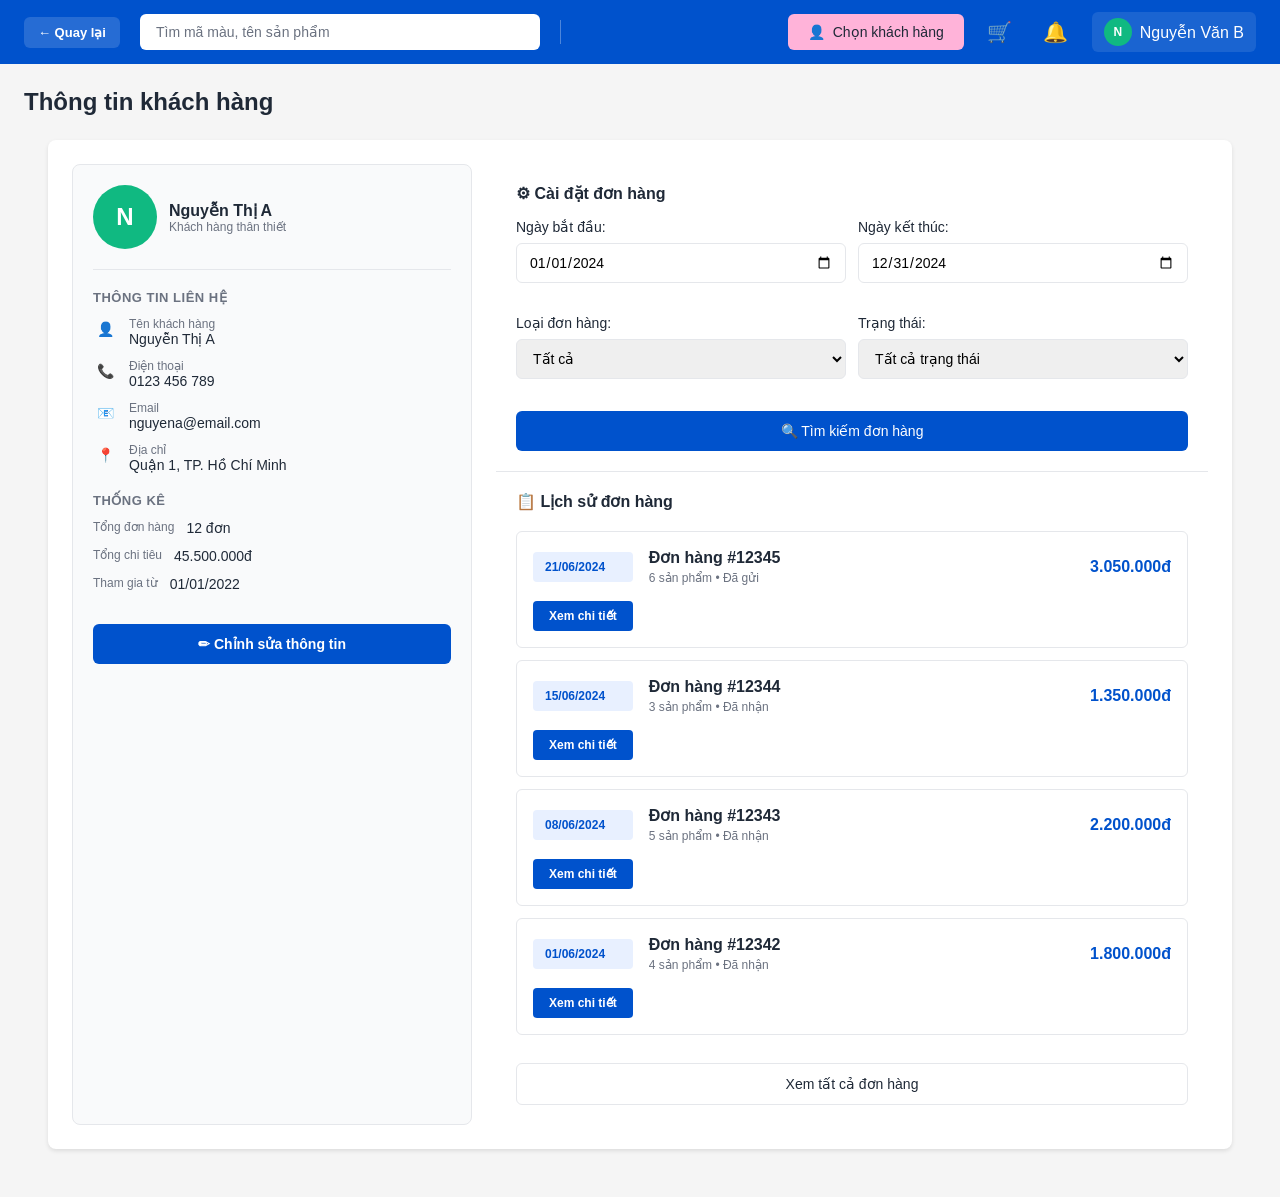
<file: customer.html>
<!DOCTYPE html>
<html lang="vi">
<head>
  <meta charset="UTF-8">
  <meta name="viewport" content="width=device-width, initial-scale=1.0">
  <title>Thông tin khách hàng - E-Catalog</title>
  <link rel="stylesheet" href="styles.css">
  <style>
    .customer-container {
      display: grid;
      grid-template-columns: 400px 1fr;
      gap: 24px;
      padding: 24px;
      background-color: white;
      margin: 24px;
      border-radius: 8px;
      box-shadow: 0 2px 4px rgba(0, 0, 0, 0.1);
    }

    .customer-info-card {
      background-color: var(--bg-light);
      border: 1px solid var(--border-gray);
      border-radius: 8px;
      padding: 20px;
    }

    .customer-header {
      display: flex;
      align-items: center;
      gap: 12px;
      margin-bottom: 20px;
      padding-bottom: 20px;
      border-bottom: 1px solid var(--border-gray);
    }

    .customer-avatar {
      width: 64px;
      height: 64px;
      background-color: #10B981;
      border-radius: 50%;
      display: flex;
      align-items: center;
      justify-content: center;
      color: white;
      font-size: 24px;
      font-weight: 600;
    }

    .customer-name {
      font-weight: 600;
      font-size: 16px;
      color: var(--text-dark);
    }

    .customer-type {
      font-size: 12px;
      color: var(--text-gray);
    }

    .info-section {
      margin-bottom: 20px;
    }

    .info-section-title {
      font-weight: 600;
      font-size: 13px;
      color: var(--text-gray);
      text-transform: uppercase;
      margin-bottom: 12px;
      letter-spacing: 0.5px;
    }

    .info-item {
      display: flex;
      align-items: flex-start;
      gap: 12px;
      margin-bottom: 12px;
      font-size: 14px;
    }

    .info-item-icon {
      width: 24px;
      height: 24px;
      flex-shrink: 0;
      display: flex;
      align-items: center;
      justify-content: center;
    }

    .info-item-content {
      flex: 1;
    }

    .info-label {
      color: var(--text-gray);
      font-size: 12px;
    }

    .info-value {
      color: var(--text-dark);
      font-weight: 500;
    }

    .btn-edit-customer {
      width: 100%;
      background-color: var(--primary-blue);
      color: white;
      border: none;
      padding: 12px;
      border-radius: 6px;
      cursor: pointer;
      font-weight: 600;
      font-size: 14px;
      transition: background-color 0.2s;
      margin-top: 12px;
    }

    .btn-edit-customer:hover {
      background-color: var(--dark-blue);
    }

    .order-settings {
      background-color: white;
    }

    .settings-section {
      padding: 20px;
      border-bottom: 1px solid var(--border-gray);
    }

    .settings-section:last-child {
      border-bottom: none;
    }

    .settings-title {
      font-weight: 600;
      font-size: 16px;
      color: var(--text-dark);
      margin-bottom: 16px;
    }

    .date-range {
      display: grid;
      grid-template-columns: 1fr 1fr;
      gap: 12px;
      margin-bottom: 16px;
    }

    .form-group-inline {
      display: grid;
      grid-template-columns: 1fr 1fr;
      gap: 12px;
      margin-bottom: 16px;
    }

    .order-list {
      margin-top: 20px;
    }

    .order-item {
      display: grid;
      grid-template-columns: auto 1fr auto;
      gap: 16px;
      padding: 16px;
      border: 1px solid var(--border-gray);
      border-radius: 6px;
      margin-bottom: 12px;
      align-items: center;
      transition: all 0.2s;
    }

    .order-item:hover {
      box-shadow: 0 2px 8px rgba(0, 0, 0, 0.1);
    }

    .order-date {
      background-color: var(--light-blue);
      color: var(--primary-blue);
      padding: 8px 12px;
      border-radius: 4px;
      font-weight: 600;
      font-size: 12px;
      white-space: nowrap;
    }

    .order-details {
      flex: 1;
    }

    .order-number {
      font-weight: 600;
      color: var(--text-dark);
      margin-bottom: 4px;
    }

    .order-status {
      font-size: 12px;
      color: var(--text-gray);
    }

    .order-total {
      text-align: right;
      font-weight: 600;
      color: var(--primary-blue);
      font-size: 16px;
    }

    .btn-view-order {
      background-color: var(--primary-blue);
      color: white;
      border: none;
      padding: 8px 16px;
      border-radius: 4px;
      cursor: pointer;
      font-size: 12px;
      font-weight: 600;
      transition: background-color 0.2s;
    }

    .btn-view-order:hover {
      background-color: var(--dark-blue);
    }

    @media (max-width: 1024px) {
      .customer-container {
        grid-template-columns: 1fr;
      }
    }

    @media (max-width: 768px) {
      .customer-container {
        padding: 16px;
        margin: 16px;
      }

      .order-item {
        grid-template-columns: 1fr;
        gap: 8px;
      }

      .order-total {
        text-align: left;
      }
    }
  </style>
</head>
<body>
  <!-- HEADER -->
  <header class="header">
    <button onclick="history.back()" style="background:rgba(255,255,255,.15);border:none;color:white;padding:8px 14px;border-radius:6px;font-size:13px;font-weight:600;cursor:pointer;display:flex;align-items:center;gap:6px;transition:background .15s;" onmouseover="this.style.background='rgba(255,255,255,.25)'" onmouseout="this.style.background='rgba(255,255,255,.15)'">← Quay lại</button>
    <div class="header-search">
      <input type="text" placeholder="Tìm mã màu, tên sản phẩm">
    </div>
    <div class="header-divider"></div>
    <div class="header-actions">
      <button class="btn-select-customer">
        <span>👤</span>
        <span>Chọn khách hàng</span>
      </button>
      <button class="header-icon-btn">🛒</button>
      <button class="header-icon-btn">🔔</button>
      <div class="header-profile">
        <div class="profile-avatar">N</div>
        <span>Nguyễn Văn B</span>
      </div>
    </div>
  </header>

  <!-- PAGE CONTENT -->
  <div style="padding: 24px; background-color: #f5f5f5; min-height: calc(100vh - 64px);">
    <div style="max-width: 1400px; margin: 0 auto;">
      <h1 style="margin-bottom: 24px; font-size: 24px; font-weight: 600;">Thông tin khách hàng</h1>

      <div class="customer-container">
        <!-- LEFT: CUSTOMER INFO CARD -->
        <div class="customer-info-card">
          <div class="customer-header">
            <div class="customer-avatar">N</div>
            <div>
              <div class="customer-name">Nguyễn Thị A</div>
              <div class="customer-type">Khách hàng thân thiết</div>
            </div>
          </div>

          <div class="info-section">
            <div class="info-section-title">Thông tin liên hệ</div>
            <div class="info-item">
              <div class="info-item-icon">👤</div>
              <div class="info-item-content">
                <div class="info-label">Tên khách hàng</div>
                <div class="info-value">Nguyễn Thị A</div>
              </div>
            </div>
            <div class="info-item">
              <div class="info-item-icon">📞</div>
              <div class="info-item-content">
                <div class="info-label">Điện thoại</div>
                <div class="info-value">0123 456 789</div>
              </div>
            </div>
            <div class="info-item">
              <div class="info-item-icon">📧</div>
              <div class="info-item-content">
                <div class="info-label">Email</div>
                <div class="info-value">nguyena@email.com</div>
              </div>
            </div>
            <div class="info-item">
              <div class="info-item-icon">📍</div>
              <div class="info-item-content">
                <div class="info-label">Địa chỉ</div>
                <div class="info-value">Quận 1, TP. Hồ Chí Minh</div>
              </div>
            </div>
          </div>

          <div class="info-section">
            <div class="info-section-title">Thống kê</div>
            <div class="info-item">
              <div class="info-label">Tổng đơn hàng</div>
              <div class="info-value">12 đơn</div>
            </div>
            <div class="info-item">
              <div class="info-label">Tổng chi tiêu</div>
              <div class="info-value">45.500.000đ</div>
            </div>
            <div class="info-item">
              <div class="info-label">Tham gia từ</div>
              <div class="info-value">01/01/2022</div>
            </div>
          </div>

          <button class="btn-edit-customer">✏ Chỉnh sửa thông tin</button>
        </div>

        <!-- RIGHT: ORDER SETTINGS & HISTORY -->
        <div class="order-settings">
          <!-- ORDER SETTINGS -->
          <div class="settings-section">
            <div class="settings-title">⚙ Cài đặt đơn hàng</div>

            <div class="date-range">
              <div class="form-group">
                <label class="form-label">Ngày bắt đầu:</label>
                <input type="date" class="form-control" value="2024-01-01">
              </div>
              <div class="form-group">
                <label class="form-label">Ngày kết thúc:</label>
                <input type="date" class="form-control" value="2024-12-31">
              </div>
            </div>

            <div class="form-group-inline">
              <div class="form-group">
                <label class="form-label">Loại đơn hàng:</label>
                <select class="form-control">
                  <option>Tất cả</option>
                  <option>Bộ sản phẩm</option>
                  <option>Lẻ sản phẩm</option>
                </select>
              </div>
              <div class="form-group">
                <label class="form-label">Trạng thái:</label>
                <select class="form-control">
                  <option>Tất cả trạng thái</option>
                  <option>Đang xử lý</option>
                  <option>Đã gửi</option>
                  <option>Đã nhận</option>
                </select>
              </div>
            </div>

            <button class="btn-primary" style="width: 100%;">🔍 Tìm kiếm đơn hàng</button>
          </div>

          <!-- ORDER HISTORY -->
          <div class="settings-section">
            <div class="settings-title">📋 Lịch sử đơn hàng</div>

            <div class="order-list">
              <!-- Order 1 -->
              <div class="order-item">
                <div class="order-date">21/06/2024</div>
                <div class="order-details">
                  <div class="order-number">Đơn hàng #12345</div>
                  <div class="order-status">6 sản phẩm • Đã gửi</div>
                </div>
                <div class="order-total">3.050.000đ</div>
                <button class="btn-view-order">Xem chi tiết</button>
              </div>

              <!-- Order 2 -->
              <div class="order-item">
                <div class="order-date">15/06/2024</div>
                <div class="order-details">
                  <div class="order-number">Đơn hàng #12344</div>
                  <div class="order-status">3 sản phẩm • Đã nhận</div>
                </div>
                <div class="order-total">1.350.000đ</div>
                <button class="btn-view-order">Xem chi tiết</button>
              </div>

              <!-- Order 3 -->
              <div class="order-item">
                <div class="order-date">08/06/2024</div>
                <div class="order-details">
                  <div class="order-number">Đơn hàng #12343</div>
                  <div class="order-status">5 sản phẩm • Đã nhận</div>
                </div>
                <div class="order-total">2.200.000đ</div>
                <button class="btn-view-order">Xem chi tiết</button>
              </div>

              <!-- Order 4 -->
              <div class="order-item">
                <div class="order-date">01/06/2024</div>
                <div class="order-details">
                  <div class="order-number">Đơn hàng #12342</div>
                  <div class="order-status">4 sản phẩm • Đã nhận</div>
                </div>
                <div class="order-total">1.800.000đ</div>
                <button class="btn-view-order">Xem chi tiết</button>
              </div>
            </div>

            <button class="btn-secondary" style="width: 100%; margin-top: 16px;">Xem tất cả đơn hàng</button>
          </div>
        </div>
      </div>
    </div>
  </div>

  <script>
    // Edit customer button
    document.querySelector('.btn-edit-customer').addEventListener('click', () => {
      alert('Chuyển đến trang chỉnh sửa thông tin khách hàng');
    });

    // View order detail
    document.querySelectorAll('.btn-view-order').forEach(btn => {
      btn.addEventListener('click', () => {
        alert('Xem chi tiết đơn hàng');
      });
    });

    // Search orders
    document.querySelector('.btn-primary').addEventListener('click', () => {
      alert('Tìm kiếm đơn hàng theo tiêu chí đã chọn');
    });
  </script>
</body>
</html>
</file>
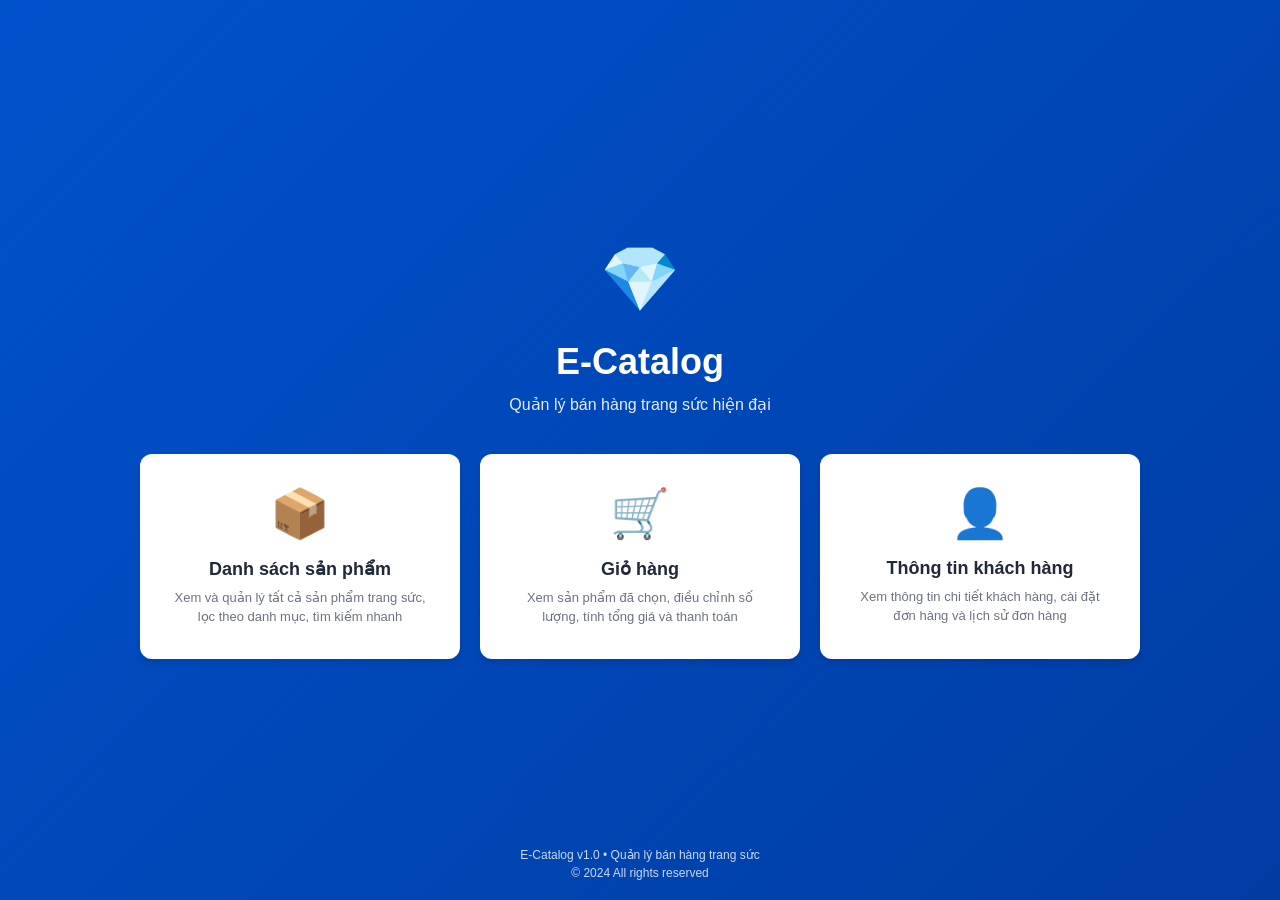
<file: start.html>
<!DOCTYPE html>
<html lang="vi">
<head>
  <meta charset="UTF-8">
  <meta name="viewport" content="width=device-width, initial-scale=1.0">
  <title>E-Catalog - Trang chủ</title>
  <link rel="stylesheet" href="styles.css">
  <style>
    body {
      background: linear-gradient(135deg, #0052CC 0%, #003DA3 100%);
      min-height: 100vh;
      display: flex;
      align-items: center;
      justify-content: center;
    }

    .splash-screen {
      text-align: center;
      color: white;
      padding: 40px;
    }

    .splash-logo {
      font-size: 64px;
      margin-bottom: 24px;
      display: inline-block;
      animation: bounce 2s infinite;
    }

    @keyframes bounce {
      0%, 100% { transform: translateY(0); }
      50% { transform: translateY(-10px); }
    }

    .splash-title {
      font-size: 36px;
      font-weight: 700;
      margin-bottom: 12px;
    }

    .splash-subtitle {
      font-size: 16px;
      opacity: 0.9;
      margin-bottom: 40px;
    }

    .navigation-grid {
      display: grid;
      grid-template-columns: repeat(auto-fit, minmax(280px, 1fr));
      gap: 20px;
      max-width: 1000px;
      margin-top: 40px;
    }

    .nav-card {
      background-color: white;
      border-radius: 12px;
      padding: 32px;
      text-align: center;
      transition: all 0.3s ease;
      cursor: pointer;
      text-decoration: none;
      color: inherit;
      box-shadow: 0 4px 6px rgba(0, 0, 0, 0.1);
    }

    .nav-card:hover {
      transform: translateY(-8px);
      box-shadow: 0 12px 24px rgba(0, 0, 0, 0.15);
    }

    .nav-icon {
      font-size: 48px;
      margin-bottom: 16px;
    }

    .nav-title {
      font-size: 18px;
      font-weight: 600;
      margin-bottom: 8px;
      color: var(--text-dark);
    }

    .nav-description {
      font-size: 13px;
      color: var(--text-gray);
      line-height: 1.5;
    }

    .footer-info {
      position: fixed;
      bottom: 20px;
      left: 0;
      right: 0;
      text-align: center;
      color: white;
      opacity: 0.8;
      font-size: 12px;
    }

    @media (max-width: 768px) {
      .splash-screen {
        padding: 20px;
      }

      .splash-title {
        font-size: 28px;
      }

      .navigation-grid {
        grid-template-columns: 1fr;
      }
    }
  </style>
</head>
<body>
  <div class="splash-screen">
    <div class="splash-logo">💎</div>
    <h1 class="splash-title">E-Catalog</h1>
    <p class="splash-subtitle">Quản lý bán hàng trang sức hiện đại</p>

    <div class="navigation-grid">
      <!-- Danh sách sản phẩm -->
      <a href="index.html" class="nav-card">
        <div class="nav-icon">📦</div>
        <div class="nav-title">Danh sách sản phẩm</div>
        <div class="nav-description">Xem và quản lý tất cả sản phẩm trang sức, lọc theo danh mục, tìm kiếm nhanh</div>
      </a>

      <!-- Giỏ hàng -->
      <a href="cart.html" class="nav-card">
        <div class="nav-icon">🛒</div>
        <div class="nav-title">Giỏ hàng</div>
        <div class="nav-description">Xem sản phẩm đã chọn, điều chỉnh số lượng, tính tổng giá và thanh toán</div>
      </a>

      <!-- Thông tin khách hàng -->
      <a href="customer.html" class="nav-card">
        <div class="nav-icon">👤</div>
        <div class="nav-title">Thông tin khách hàng</div>
        <div class="nav-description">Xem thông tin chi tiết khách hàng, cài đặt đơn hàng và lịch sử đơn hàng</div>
      </a>
    </div>
  </div>

  <div class="footer-info">
    <p>E-Catalog v1.0 • Quản lý bán hàng trang sức</p>
    <p style="margin-top: 4px;">© 2024 All rights reserved</p>
  </div>
</body>
</html>
</file>
<file: styles.css>
* {
  margin: 0;
  padding: 0;
  box-sizing: border-box;
}

:root {
  --primary-blue: #0052CC;
  --light-blue: #E8F0FF;
  --dark-blue: #003DA3;
  --pink: #FFB3D9;
  --text-dark: #1F2937;
  --text-gray: #6B7280;
  --border-gray: #E5E7EB;
  --bg-light: #F9FAFB;
  --gold: #FFB800;
}

body {
  font-family: -apple-system, BlinkMacSystemFont, 'Segoe UI', 'Roboto', 'Helvetica', 'Arial', sans-serif;
  color: var(--text-dark);
  background-color: #f5f5f5;
}

/* HEADER */
.header {
  background-color: var(--primary-blue);
  color: white;
  padding: 12px 24px;
  display: flex;
  align-items: center;
  gap: 20px;
  box-shadow: 0 2px 4px rgba(0, 0, 0, 0.1);
}

.header-logo {
  font-size: 20px;
  font-weight: 600;
  display: flex;
  align-items: center;
  gap: 8px;
}

.header-logo::before {
  content: '';
  width: 24px;
  height: 24px;
  background-color: rgba(255, 255, 255, 0.2);
  border-radius: 4px;
}

.header-search {
  flex: 1;
  max-width: 400px;
}

.header-search input {
  width: 100%;
  padding: 10px 16px;
  border: none;
  border-radius: 6px;
  background-color: white;
  color: var(--text-dark);
  font-size: 14px;
}

.header-search input::placeholder {
  color: var(--text-gray);
}

.header-divider {
  width: 1px;
  height: 24px;
  background-color: rgba(255, 255, 255, 0.3);
}

.header-actions {
  display: flex;
  align-items: center;
  gap: 16px;
  margin-left: auto;
}

.btn-select-customer {
  background-color: var(--pink);
  border: none;
  padding: 10px 20px;
  border-radius: 6px;
  cursor: pointer;
  font-weight: 500;
  color: var(--text-dark);
  display: flex;
  align-items: center;
  gap: 8px;
  font-size: 14px;
  transition: background-color 0.2s;
}

.btn-select-customer:hover {
  background-color: #FFB3D9;
  opacity: 0.9;
}
@keyframes ddFadeIn { from { opacity:0; transform:translateY(-4px); } to { opacity:1; transform:translateY(0); } }

.header-icon-btn {
  background: none;
  border: none;
  color: white;
  font-size: 20px;
  cursor: pointer;
  width: 40px;
  height: 40px;
  display: flex;
  align-items: center;
  justify-content: center;
  border-radius: 6px;
  transition: background-color 0.2s;
}

.header-icon-btn:hover {
  background-color: rgba(255, 255, 255, 0.1);
}

.header-profile {
  display: flex;
  align-items: center;
  gap: 8px;
  background-color: rgba(255, 255, 255, 0.1);
  padding: 6px 12px;
  border-radius: 6px;
  cursor: pointer;
  transition: background-color 0.2s;
}

.header-profile:hover {
  background-color: rgba(255, 255, 255, 0.2);
}

.profile-avatar {
  width: 28px;
  height: 28px;
  background-color: #10B981;
  border-radius: 50%;
  display: flex;
  align-items: center;
  justify-content: center;
  font-weight: 600;
  font-size: 12px;
}

/* MAIN CONTAINER */
.container {
  display: flex;
  height: calc(100vh - 60px);
}

/* SIDEBAR */
.sidebar {
  width: 130px;
  background-color: var(--bg-light);
  border-right: 1px solid var(--border-gray);
  padding: 16px 12px;
  overflow-y: auto;
}

.sidebar-category {
  display: flex;
  flex-direction: column;
  gap: 12px;
}

.category-item {
  background-color: white;
  border: 2px solid var(--border-gray);
  border-radius: 8px;
  padding: 12px;
  cursor: pointer;
  text-align: center;
  font-size: 13px;
  font-weight: 500;
  transition: all 0.2s;
  position: relative;
  min-height: 80px;
  display: flex;
  flex-direction: column;
  align-items: center;
  justify-content: center;
}

.category-item:hover {
  border-color: var(--primary-blue);
  background-color: var(--light-blue);
}

.category-item.active {
  background-color: var(--primary-blue);
  color: white;
  border-color: var(--primary-blue);
}

.category-badge {
  position: absolute;
  top: -8px;
  right: -8px;
  background-color: #10B981;
  color: white;
  width: 20px;
  height: 20px;
  border-radius: 50%;
  font-size: 11px;
  display: flex;
  align-items: center;
  justify-content: center;
  font-weight: 600;
}

.category-icon {
  font-size: 24px;
  margin-bottom: 4px;
}

/* MAIN CONTENT */
.main-content {
  flex: 1;
  display: flex;
  flex-direction: column;
  overflow: hidden;
}

.content-header {
  background-color: white;
  padding: 16px 24px;
  display: flex;
  align-items: center;
  gap: 16px;
  border-bottom: 1px solid var(--border-gray);
}

.loc-label {
  font-weight: 500;
  color: var(--text-dark);
  font-size: 14px;
}

.loc-dropdown {
  background-color: var(--primary-blue);
  color: white;
  border: none;
  padding: 8px 12px;
  border-radius: 6px;
  cursor: pointer;
  font-weight: 500;
  font-size: 14px;
}

.tabs {
  display: flex;
  gap: 12px;
  margin-left: auto;
}

.tab {
  background: none;
  border: none;
  padding: 8px 16px;
  font-size: 14px;
  color: var(--text-gray);
  cursor: pointer;
  border-bottom: 2px solid transparent;
  transition: all 0.2s;
}

.tab:hover {
  color: var(--text-dark);
}

.tab.active {
  color: var(--primary-blue);
  border-bottom-color: var(--primary-blue);
  font-weight: 600;
}

/* PRODUCTS GRID */
.products-container {
  flex: 1;
  overflow-y: auto;
  padding: 24px;
  background-color: white;
}

.products-grid {
  display: grid;
  grid-template-columns: repeat(auto-fill, minmax(280px, 1fr));
  gap: 24px;
}

.product-card {
  background-color: white;
  border: 1px solid var(--border-gray);
  border-radius: 8px;
  overflow: hidden;
  transition: all 0.3s;
  display: flex;
  flex-direction: column;
  cursor: pointer;
}

.product-card:hover {
  box-shadow: 0 4px 12px rgba(0, 0, 0, 0.1);
  transform: translateY(-2px);
}

.product-image {
  width: 100%;
  aspect-ratio: 1;
  background-color: var(--bg-light);
  display: flex;
  align-items: center;
  justify-content: center;
  overflow: hidden;
  position: relative;
}

.product-image img {
  width: 100%;
  height: 100%;
  object-fit: cover;
}

.product-badge {
  position: absolute;
  top: 12px;
  right: 12px;
  background-color: var(--primary-blue);
  color: white;
  width: 32px;
  height: 32px;
  border-radius: 50%;
  display: flex;
  align-items: center;
  justify-content: center;
  font-weight: 600;
  font-size: 14px;
}

.product-info {
  padding: 16px;
  flex: 1;
  display: flex;
  flex-direction: column;
}

.product-name {
  font-weight: 600;
  color: var(--text-dark);
  font-size: 14px;
  margin-bottom: 4px;
  line-height: 1.4;
}

.product-meta {
  color: var(--text-gray);
  font-size: 12px;
  margin-bottom: 8px;
}

.product-price {
  font-weight: 700;
  font-size: 16px;
  color: var(--text-dark);
  margin-bottom: 12px;
}

.product-actions {
  display: flex;
  gap: 8px;
}

.btn-view-detail {
  flex: 1;
  background-color: var(--primary-blue);
  color: white;
  border: none;
  padding: 10px 12px;
  border-radius: 6px;
  cursor: pointer;
  font-weight: 500;
  font-size: 13px;
  transition: background-color 0.2s;
}

.btn-view-detail:hover {
  background-color: var(--dark-blue);
}

.btn-add-quick {
  width: 40px;
  height: 40px;
  background-color: white;
  border: 1px solid var(--border-gray);
  border-radius: 50%;
  cursor: pointer;
  font-size: 18px;
  display: flex;
  align-items: center;
  justify-content: center;
  transition: all 0.2s;
}

.btn-add-quick:hover {
  background-color: var(--light-blue);
  border-color: var(--primary-blue);
}

/* MODAL */
.modal {
  display: none;
  position: fixed;
  top: 0;
  left: 0;
  width: 100%;
  height: 100%;
  background-color: rgba(0, 0, 0, 0.5);
  z-index: 1000;
  align-items: center;
  justify-content: center;
}

.modal.active {
  display: flex;
}

.modal-content {
  background-color: white;
  border-radius: 12px;
  max-width: 90%;
  max-height: 90vh;
  overflow-y: auto;
  display: flex;
  flex-direction: column;
  box-shadow: 0 20px 25px rgba(0, 0, 0, 0.15);
}

.modal-header {
  padding: 20px 24px;
  border-bottom: 1px solid var(--border-gray);
  display: flex;
  align-items: center;
  justify-content: space-between;
}

.modal-title {
  font-size: 18px;
  font-weight: 600;
  color: var(--text-dark);
}

.btn-close-modal {
  background: none;
  border: none;
  font-size: 24px;
  cursor: pointer;
  color: var(--text-gray);
}

.modal-body {
  padding: 24px;
  flex: 1;
  overflow-y: auto;
}

.modal-footer {
  padding: 20px 24px;
  border-top: 1px solid var(--border-gray);
  display: flex;
  gap: 12px;
  justify-content: flex-end;
}

.btn-primary {
  background-color: var(--primary-blue);
  color: white;
  border: none;
  padding: 12px 24px;
  border-radius: 6px;
  cursor: pointer;
  font-weight: 500;
  font-size: 14px;
  transition: background-color 0.2s;
}

.btn-primary:hover {
  background-color: var(--dark-blue);
}

.btn-secondary {
  background-color: white;
  color: var(--text-dark);
  border: 1px solid var(--border-gray);
  padding: 12px 24px;
  border-radius: 6px;
  cursor: pointer;
  font-weight: 500;
  font-size: 14px;
  transition: all 0.2s;
}

.btn-secondary:hover {
  border-color: var(--primary-blue);
  background-color: var(--light-blue);
}

/* FORM FIELDS */
.form-group {
  margin-bottom: 16px;
}

.form-label {
  display: block;
  font-weight: 500;
  font-size: 14px;
  margin-bottom: 8px;
  color: var(--text-dark);
}

.form-label .required {
  color: #EF4444;
}

.form-control {
  width: 100%;
  padding: 10px 12px;
  border: 1px solid var(--border-gray);
  border-radius: 6px;
  font-size: 14px;
  font-family: inherit;
  transition: border-color 0.2s;
}

.form-control:focus {
  outline: none;
  border-color: var(--primary-blue);
  box-shadow: 0 0 0 3px rgba(0, 82, 204, 0.1);
}

.color-options {
  display: flex;
  gap: 12px;
  flex-wrap: wrap;
}

.color-option {
  display: flex;
  align-items: center;
  gap: 8px;
  padding: 10px 12px;
  border: 2px solid var(--border-gray);
  border-radius: 6px;
  cursor: pointer;
  transition: all 0.2s;
}

.color-option:hover {
  border-color: var(--primary-blue);
}

.color-option.selected {
  border-color: var(--primary-blue);
  background-color: var(--light-blue);
}

.color-swatch {
  width: 24px;
  height: 24px;
  border-radius: 4px;
}

.quantity-control {
  display: flex;
  align-items: center;
  gap: 8px;
}

.quantity-btn {
  width: 32px;
  height: 32px;
  border: 1px solid var(--border-gray);
  background-color: white;
  border-radius: 4px;
  cursor: pointer;
  font-weight: 600;
  transition: all 0.2s;
}

.quantity-btn:hover {
  border-color: var(--primary-blue);
  background-color: var(--light-blue);
}

.quantity-input {
  width: 60px;
  text-align: center;
  padding: 8px;
  border: 1px solid var(--border-gray);
  border-radius: 4px;
  font-weight: 500;
}

/* STICKY CART BUTTON */
#stickyCartBtn {
  position: fixed;
  bottom: 24px;
  right: 24px;
  z-index: 500;
  background-color: #1a1a2e;
  border-radius: 16px;
  padding: 12px 16px 12px 12px;
  display: flex;
  align-items: center;
  gap: 12px;
  cursor: pointer;
  box-shadow: 0 8px 24px rgba(0, 0, 0, 0.35);
  animation: slideInUp 0.3s ease-out;
  min-width: 220px;
  transition: transform 0.2s ease, box-shadow 0.2s ease;
  user-select: none;
}

#stickyCartBtn:hover {
  transform: translateY(-2px);
  box-shadow: 0 12px 32px rgba(0, 0, 0, 0.45);
}

#stickyCartBtn:active {
  transform: translateY(0);
}

@keyframes slideInUp {
  from { transform: translateY(80px); opacity: 0; }
  to   { transform: translateY(0);    opacity: 1; }
}

.sticky-cart-icon-wrap {
  position: relative;
  width: 44px;
  height: 44px;
  background-color: var(--primary-blue);
  border-radius: 12px;
  display: flex;
  align-items: center;
  justify-content: center;
  flex-shrink: 0;
}

.sticky-cart-badge {
  position: absolute;
  top: -6px;
  right: -6px;
  background-color: #EF4444;
  color: white;
  border-radius: 50%;
  width: 18px;
  height: 18px;
  display: flex;
  align-items: center;
  justify-content: center;
  font-size: 10px;
  font-weight: 700;
  border: 2px solid #1a1a2e;
}

.sticky-cart-info {
  flex: 1;
  display: flex;
  flex-direction: column;
  gap: 2px;
}

.sticky-cart-order-name {
  color: white;
  font-weight: 700;
  font-size: 14px;
  line-height: 1.2;
}

.sticky-cart-meta {
  color: rgba(255, 255, 255, 0.55);
  font-size: 11px;
  line-height: 1.3;
}

.sticky-cart-total {
  color: white;
  font-size: 13px;
  font-weight: 600;
}

.sticky-cart-arrow {
  color: rgba(255, 255, 255, 0.5);
  font-size: 22px;
  font-weight: 300;
  line-height: 1;
  margin-left: 4px;
}

/* SCROLLBAR */
::-webkit-scrollbar {
  width: 8px;
  height: 8px;
}

::-webkit-scrollbar-track {
  background: var(--bg-light);
}

::-webkit-scrollbar-thumb {
  background: var(--border-gray);
  border-radius: 4px;
}

::-webkit-scrollbar-thumb:hover {
  background: var(--text-gray);
}

/* ═══ IPAD OPTIMIZED ═══════════════════════════════ */
/* Touch-friendly: larger tap targets, better spacing */

/* Base touch improvements */
@media (pointer: coarse) {
  button, .btn-select-customer, .category-item, .tab, .product-card,
  .pm-color-pill, .pm-size-btn, .pm-qty-btn, .pm-tab, .tqc-btn {
    min-height: 44px;
    min-width: 44px;
  }
}

/* iPad portrait (768px) */
@media (max-width: 1024px) {
  /* Header */
  .header {
    padding: 10px 16px;
    gap: 12px;
  }
  .header-search { max-width: 280px; }
  .header-search input { padding: 12px 16px; font-size: 15px; }
  .header-divider { display: none; }
  .header-actions { gap: 10px; }
  .header-icon-btn { width: 44px; height: 44px; font-size: 22px; }
  .btn-select-customer { padding: 10px 16px; font-size: 14px; }
  .header-profile span { display: none; }
  .profile-avatar { width: 34px; height: 34px; font-size: 14px; }

  /* Sidebar → horizontal strip */
  .container {
    flex-direction: column;
    height: calc(100vh - 60px);
  }
  .sidebar {
    width: 100%;
    padding: 8px 16px;
    display: flex;
    gap: 8px;
    overflow-x: auto;
    overflow-y: hidden;
    border-right: none;
    border-bottom: 1px solid var(--border-gray);
    height: auto;
    flex-shrink: 0;
    -webkit-overflow-scrolling: touch;
  }
  .sidebar-category {
    flex-direction: row;
  }
  .category-item {
    min-width: 80px;
    min-height: 64px;
    padding: 8px 10px;
    font-size: 11px;
    border-radius: 10px;
  }
  .category-icon { font-size: 22px; margin-bottom: 2px; }
  .category-badge { width: 18px; height: 18px; font-size: 10px; top: -6px; right: -6px; }

  /* Filter tabs */
  .content-header {
    padding: 10px 16px;
    gap: 8px;
    overflow-x: auto;
    -webkit-overflow-scrolling: touch;
  }
  .tab { padding: 10px 14px; font-size: 14px; white-space: nowrap; }

  /* Products grid */
  .products-container { padding: 16px; }
  .products-grid {
    grid-template-columns: repeat(3, 1fr);
    gap: 12px;
  }
  .product-info { padding: 12px; }
  .product-name { font-size: 13px; }
  .product-price { font-size: 15px; margin-bottom: 8px; }
  .btn-view-detail { padding: 12px 10px; font-size: 13px; }
  .btn-add-quick { width: 44px; height: 44px; font-size: 20px; }

  /* Cart sidebar → wider for iPad */
  .cart-sidebar { width: 420px; }

  /* Sticky cart button */
  #stickyCartBtn {
    bottom: 20px; right: 20px;
    padding: 14px 18px 14px 14px;
    border-radius: 18px;
  }

  /* Modal → larger */
  .modal-content { max-width: 94%; max-height: 94vh; }
  .modal-header { padding: 16px 20px; }
  .modal-body { padding: 20px; }
}

/* iPad landscape & larger tablets */
@media (min-width: 769px) and (max-width: 1024px) and (orientation: landscape) {
  .sidebar {
    width: 100%;
    flex-direction: row;
  }
  .products-grid {
    grid-template-columns: repeat(4, 1fr);
  }
}

/* Smaller tablets / iPad mini portrait */
@media (max-width: 768px) {
  .header { flex-wrap: wrap; gap: 8px; padding: 8px 12px; }
  .header-logo { display: none; }
  .header-search { flex: 1; max-width: 100%; order: 2; }
  .header-actions { order: 1; margin-left: auto; }

  .products-grid {
    grid-template-columns: repeat(2, 1fr);
    gap: 10px;
  }

  .cart-sidebar { width: 100%; }
}
</file>
